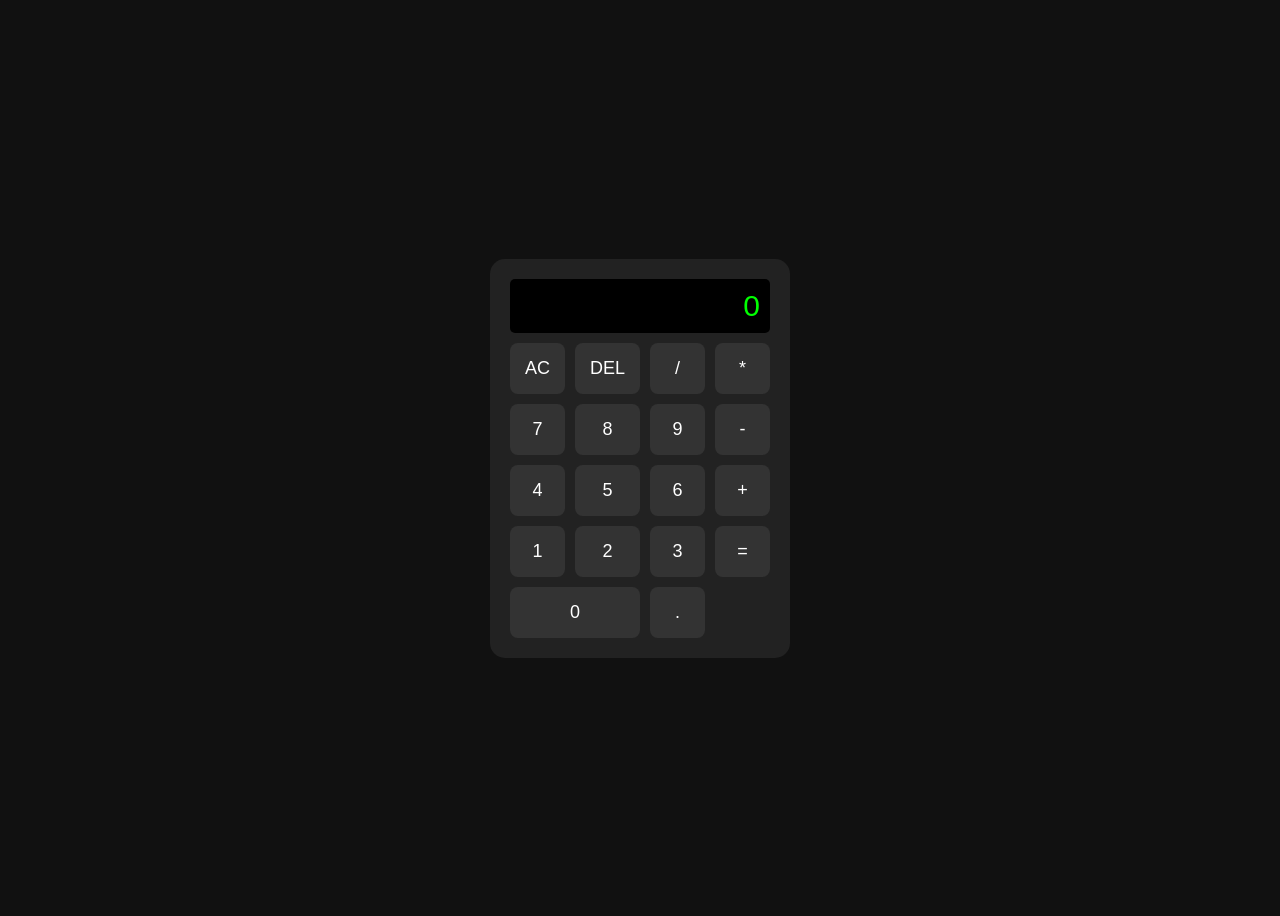
<file: CALCULADORA/index.html>
<!DOCTYPE html>
<html lang="pt-br">
<head>
<meta charset="UTF-8">
<title>Calculadora</title>

<link rel="stylesheet" href="style.css">
</head>
<body>

<div class="calculadora">
    <div id="visor">0</div> <!-- Número que aparece antes de fazer  -->

    <div class="botoes">
        <button onclick="limpar()">AC</button>
        <button onclick="apagar()">DEL</button>
        <button onclick="adicionar('/')">/</button>
        <button onclick="adicionar('*')">*</button>

        <button onclick="adicionar('7')">7</button>
        <button onclick="adicionar('8')">8</button>
        <button onclick="adicionar('9')">9</button>
        <button onclick="adicionar('-')">-</button>

        <button onclick="adicionar('4')">4</button>
        <button onclick="adicionar('5')">5</button>
        <button onclick="adicionar('6')">6</button>
        <button onclick="adicionar('+')">+</button>

        <button onclick="adicionar('1')">1</button>
        <button onclick="adicionar('2')">2</button>
        <button onclick="adicionar('3')">3</button>
        <button onclick="calcular()">=</button>

        <button onclick="adicionar('0')" class="zero">0</button>
        <button onclick="adicionar('.')">.</button>
    </div>
</div>

<script src="script.js"></script>
</body>
</html>
</file>
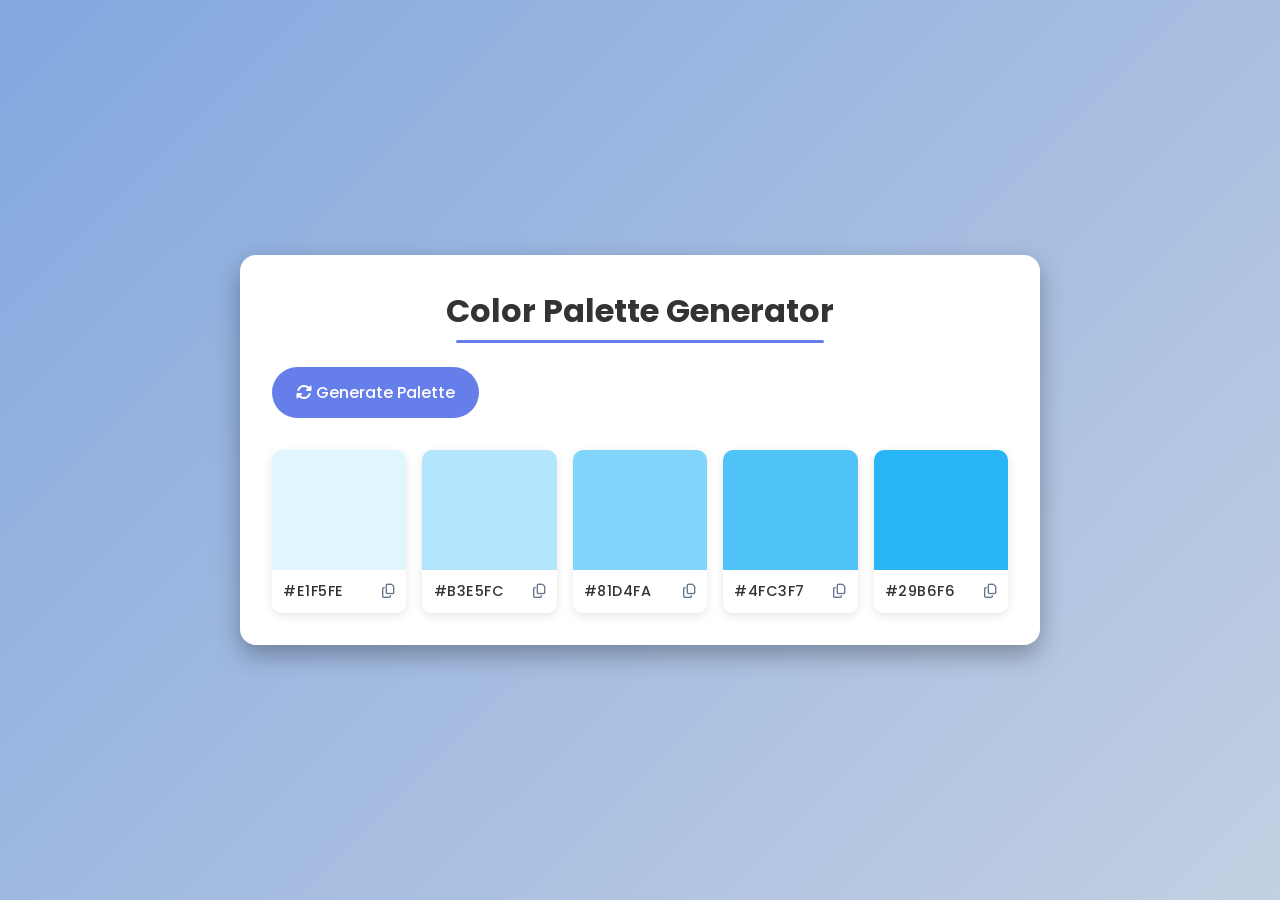
<file: COLOR_PALLETE/index.html>
<!DOCTYPE html>
<html lang="en">
  <head>
    <meta charset="UTF-8" />
    <meta name="viewport" content="width=device-width, initial-scale=1.0" />
    <title>Color Palette Generator</title>
    <link
      rel="stylesheet"
      href="https://cdnjs.cloudflare.com/ajax/libs/font-awesome/6.7.2/css/all.min.css"
      integrity="sha512-Evv84Mr4kqVGRNSgIGL/F/aIDqQb7xQ2vcrdIwxfjThSH8CSR7PBEakCr51Ck+w+/U6swU2Im1vVX0SVk9ABhg=="
      crossorigin="anonymous"
      referrerpolicy="no-referrer"
    />
    <link rel="stylesheet" href="style.css" />
  </head>
  <body>
    <div class="container">
      <h1>Color Palette Generator</h1>

      <button id="generate-btn">
        <i class="fas fa-sync-alt"></i>
        Generate Palette
      </button>

      <div class="palette-container">
        <!-- COLOR BOX 1 -->
        <div class="color-box">
          <div class="color" style="background-color: #e1f5fe"></div>
          <div class="color-info">
            <span class="hex-value">#E1F5FE</span>
            <i class="far fa-copy copy-btn" title="Copy to clipboard"></i>
          </div>
        </div>
        <!-- COLOR BOX 2 -->
        <div class="color-box">
          <div class="color" style="background-color: #b3e5fc"></div>
          <div class="color-info">
            <span class="hex-value">#B3E5FC</span>
            <i class="far fa-copy copy-btn" title="Copy to clipboard"></i>
          </div>
        </div>
        <!-- COLOR BOX 3 -->
        <div class="color-box">
          <div class="color" style="background-color: #81d4fa"></div>
          <div class="color-info">
            <span class="hex-value">#81D4FA</span>
            <i class="far fa-copy copy-btn" title="Copy to clipboard"></i>
          </div>
        </div>
        <!-- COLOR BOX 4 -->
        <div class="color-box">
          <div class="color" style="background-color: #4fc3f7"></div>
          <div class="color-info">
            <span class="hex-value">#4FC3F7</span>
            <i class="far fa-copy copy-btn" title="Copy to clipboard"></i>
          </div>
        </div>
        <!-- COLOR BOX 5 -->
        <div class="color-box">
          <div class="color" style="background-color: #29b6f6"></div>
          <div class="color-info">
            <span class="hex-value">#29B6F6</span>
            <i class="far fa-copy copy-btn" title="Copy to clipboard"></i>
          </div>
        </div>
      </div>
    </div>

    <script src="script.js"></script>
  </body>
</html>
</file>
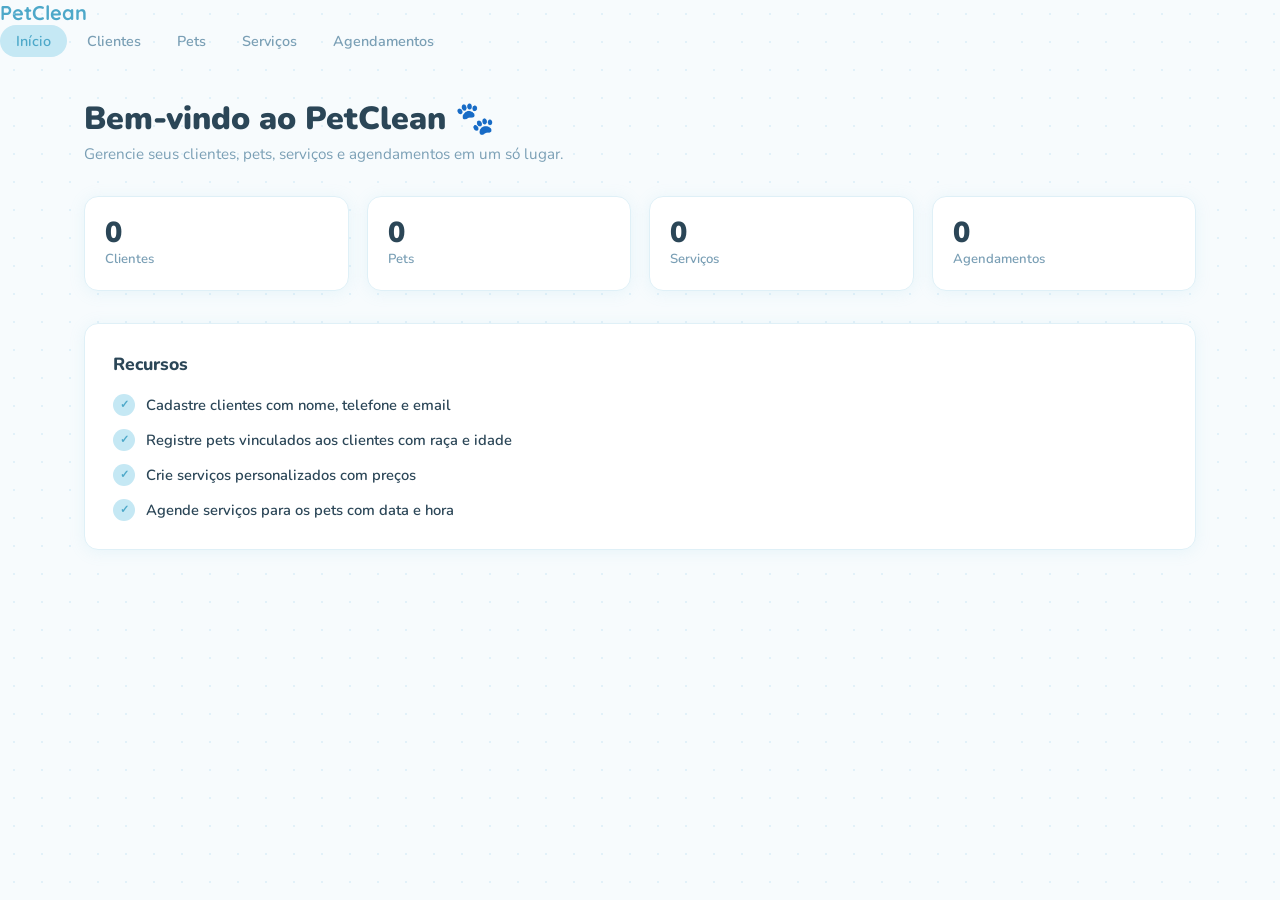
<file: PetClean/index.html>
<!DOCTYPE html>
<html lang="pt-BR">
<head>
  <meta charset="UTF-8" />
  <meta name="viewport" content="width=device-width, initial-scale=1.0" />
  <title>PetClean — PetShop</title>
  <link href="https://fonts.googleapis.com/css2?family=Nunito:wght@400;500;600;700;800;900&family=Quicksand:wght@400;500;600;700&display=swap" rel="stylesheet" />
  <link rel="stylesheet" href="style.css" />
</head>
<body>

<!-- ============================================================ NAVBAR -->
<div class="nav-brand">

 PetClean
</div>
  </div>
  <div class="nav-links">
    <a href="#" class="active" data-page="home">Início</a>
    <a href="#" data-page="clientes">Clientes</a>
    <a href="#" data-page="pets">Pets</a>
    <a href="#" data-page="servicos">Serviços</a>
    <a href="#" data-page="agendamentos">Agendamentos</a>
  </div>
</nav>

<!-- ============================================================ PAGE: HOME -->
<div id="page-home" class="page active">
  <div class="container">
    <div class="home-hero">
      <h1>Bem-vindo ao PetClean 🐾</h1>
      <p>Gerencie seus clientes, pets, serviços e agendamentos em um só lugar.</p>
    </div>
    <div class="stats-grid">
      <div class="stat-card">
        <div><div class="stat-num" id="cnt-clientes">0</div><div class="stat-label">Clientes</div></div>
      </div>
      <div class="stat-card">
        <div><div class="stat-num" id="cnt-pets">0</div><div class="stat-label">Pets</div></div>
      </div>
      <div class="stat-card">
        <div><div class="stat-num" id="cnt-servicos">0</div><div class="stat-label">Serviços</div></div>
      </div>
      <div class="stat-card">

        <div><div class="stat-num" id="cnt-agendamentos">0</div><div class="stat-label">Agendamentos</div></div>
      </div>
    </div>
    <div class="features-card">
      <h2>Recursos</h2>
      <ul class="features-list">
        <li><div class="check-icon">✓</div> Cadastre clientes com nome, telefone e email</li>
        <li><div class="check-icon">✓</div> Registre pets vinculados aos clientes com raça e idade</li>
        <li><div class="check-icon">✓</div> Crie serviços personalizados com preços</li>
        <li><div class="check-icon">✓</div> Agende serviços para os pets com data e hora</li>
      </ul>
    </div>
  </div>
</div>

<!-- ============================================================ PAGE: CLIENTES -->
<div id="page-clientes" class="page">
  <div class="container">
    <div class="page-header">
      <h1>Clientes</h1>
      <button class="btn btn-primary" id="btn-novo-cliente">+ Novo Cliente</button>
    </div>
    <div class="card table-card">
      <table>
        <thead><tr><th>Nome</th><th>Telefone</th><th>Email</th><th class="th-right">Ações</th></tr></thead>
        <tbody id="tbody-clientes">
          <tr><td class="td-empty" colspan="4">Nenhum cliente cadastrado. Clique em "Novo Cliente" para começar.</td></tr>
        </tbody>
      </table>
    </div>
  </div>
</div>

<!-- ============================================================ PAGE: PETS -->
<div id="page-pets" class="page">
  <div class="container">
    <div class="page-header">
      <h1>Pets</h1>
      <button class="btn btn-primary" id="btn-novo-pet">+ Novo Pet</button>
    </div>
    <div class="warn-banner" id="warn-pets">⚠️ Você precisa cadastrar pelo menos um cliente antes de adicionar pets.</div>
    <div class="card table-card">
      <table>
        <thead><tr><th>Nome</th><th>Raça</th><th>Idade</th><th>Dono</th><th class="th-right">Ações</th></tr></thead>
        <tbody id="tbody-pets">
          <tr><td class="td-empty" colspan="5">Nenhum pet cadastrado. Clique em "Novo Pet" para começar.</td></tr>
        </tbody>
      </table>
    </div>
  </div>
</div>

<!-- ============================================================ PAGE: SERVIÇOS -->
<div id="page-servicos" class="page">
  <div class="container">
    <div class="page-header">
      <h1>Serviços</h1>
      <button class="btn btn-primary" id="btn-novo-servico">+ Novo Serviço</button>
    </div>
    <div class="card table-card">
      <table>
        <thead><tr><th>Nome</th><th>Preço</th><th class="th-right">Ações</th></tr></thead>
        <tbody id="tbody-servicos">
          <tr><td class="td-empty" colspan="3">Nenhum serviço cadastrado. Clique em "Novo Serviço" para começar.</td></tr>
        </tbody>
      </table>
    </div>
  </div>
</div>

<!-- ============================================================ PAGE: AGENDAMENTOS -->
<div id="page-agendamentos" class="page">
  <div class="container">
    <div class="page-header">
      <h1>Agendamentos</h1>
      <button class="btn btn-primary" id="btn-novo-agend">+ Novo Agendamento</button>
    </div>
    <div class="warn-banner" id="warn-agend">⚠️ Você precisa ter pelo menos um pet e um serviço cadastrados antes de criar agendamentos.</div>
    <div class="card table-card">
      <table>
        <thead><tr><th>Data</th><th>Hora</th><th>Pet</th><th>Cliente</th><th>Serviço</th><th class="th-right">Ações</th></tr></thead>
        <tbody id="tbody-agendamentos">
          <tr><td class="td-empty" colspan="6">Nenhum agendamento cadastrado. Clique em "Novo Agendamento" para começar.</td></tr>
        </tbody>
      </table>
    </div>
  </div>
</div>

<!-- ============================================================ MODAL: CLIENTE -->
<div class="modal-overlay" id="modal-cliente">
  <div class="modal">
    <button class="modal-close" data-close="modal-cliente">✕</button>
    <h2 id="modal-cliente-title">Novo Cliente</h2>
    <input type="hidden" id="cliente-edit-id" />
    <div class="form-group"><label for="cliente-nome">Nome</label><input type="text" id="cliente-nome" placeholder="Ex: Maria Souza" /></div>
    <div class="form-group"><label for="cliente-tel">Telefone</label><input type="tel" id="cliente-tel" placeholder="(11) 99999-9999" /></div>
    <div class="form-group"><label for="cliente-email">Email</label><input type="email" id="cliente-email" placeholder="email@exemplo.com" /></div>
    <div class="modal-actions">
      <button class="btn btn-ghost" data-close="modal-cliente">Cancelar</button>
      <button class="btn btn-primary" id="btn-salvar-cliente">Salvar</button>
    </div>
  </div>
</div>

<!-- ============================================================ MODAL: PET -->
<div class="modal-overlay" id="modal-pet">
  <div class="modal">
    <button class="modal-close" data-close="modal-pet">✕</button>
    <h2 id="modal-pet-title">Novo Pet</h2>
    <input type="hidden" id="pet-edit-id" />
    <div class="form-group"><label for="pet-nome">Nome do Pet</label><input type="text" id="pet-nome" placeholder="Ex: Bolinha" /></div>
    <div class="form-group"><label for="pet-raca">Raça</label><input type="text" id="pet-raca" placeholder="Ex: Poodle" /></div>
    <div class="form-group"><label for="pet-idade">Idade (anos)</label><input type="number" id="pet-idade" placeholder="Ex: 3" min="0" /></div>
    <div class="form-group"><label for="pet-dono">Dono</label><select id="pet-dono"></select></div>
    <div class="modal-actions">
      <button class="btn btn-ghost" data-close="modal-pet">Cancelar</button>
      <button class="btn btn-primary" id="btn-salvar-pet">Salvar</button>
    </div>
  </div>
</div>

<!-- ============================================================ MODAL: SERVIÇO -->
<div class="modal-overlay" id="modal-servico">
  <div class="modal">
    <button class="modal-close" data-close="modal-servico">✕</button>
    <h2 id="modal-servico-title">Novo Serviço</h2>
    <input type="hidden" id="servico-edit-id" />
    <div class="form-group"><label for="servico-nome">Nome do Serviço</label><input type="text" id="servico-nome" placeholder="Ex: Banho e Tosa" /></div>
    <div class="form-group"><label for="servico-preco">Preço (R$)</label><input type="number" id="servico-preco" placeholder="Ex: 80.00" step="0.01" min="0" /></div>
    <div class="modal-actions">
      <button class="btn btn-ghost" data-close="modal-servico">Cancelar</button>
      <button class="btn btn-primary" id="btn-salvar-servico">Salvar</button>
    </div>
  </div>
</div>

<!-- ============================================================ MODAL: AGENDAMENTO -->
<div class="modal-overlay" id="modal-agendamento">
  <div class="modal">
    <button class="modal-close" data-close="modal-agendamento">✕</button>
    <h2 id="modal-agend-title">Novo Agendamento</h2>
    <input type="hidden" id="agend-edit-id" />
    <div class="form-group"><label for="agend-data">Data</label><input type="date" id="agend-data" /></div>
    <div class="form-group"><label for="agend-hora">Hora</label><input type="time" id="agend-hora" /></div>
    <div class="form-group"><label for="agend-pet">Pet</label><select id="agend-pet"></select></div>
    <div class="form-group"><label for="agend-servico">Serviço</label><select id="agend-servico"></select></div>
    <div class="modal-actions">
      <button class="btn btn-ghost" data-close="modal-agendamento">Cancelar</button>
      <button class="btn btn-primary" id="btn-salvar-agend">Salvar</button>
    </div>
  </div>
</div>

<script src="app.js"></script>
</body>
</html>
</file>
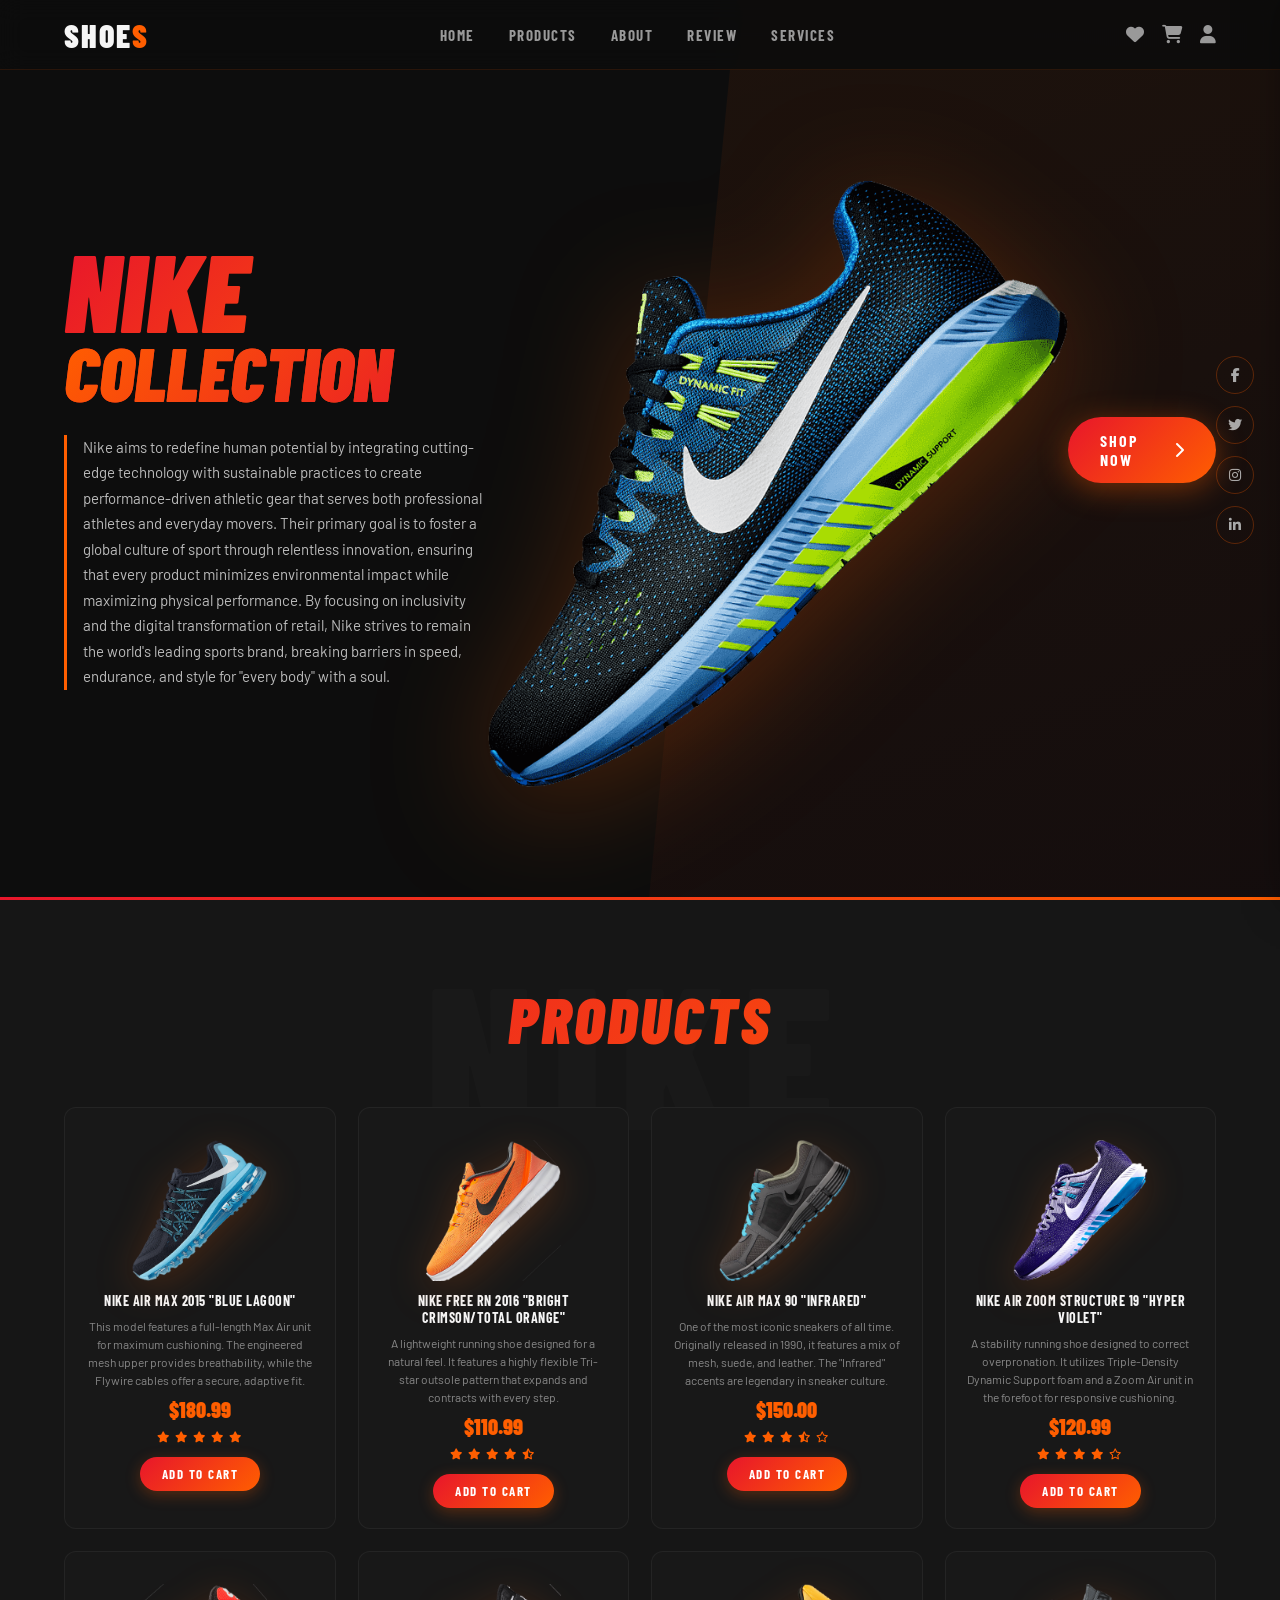
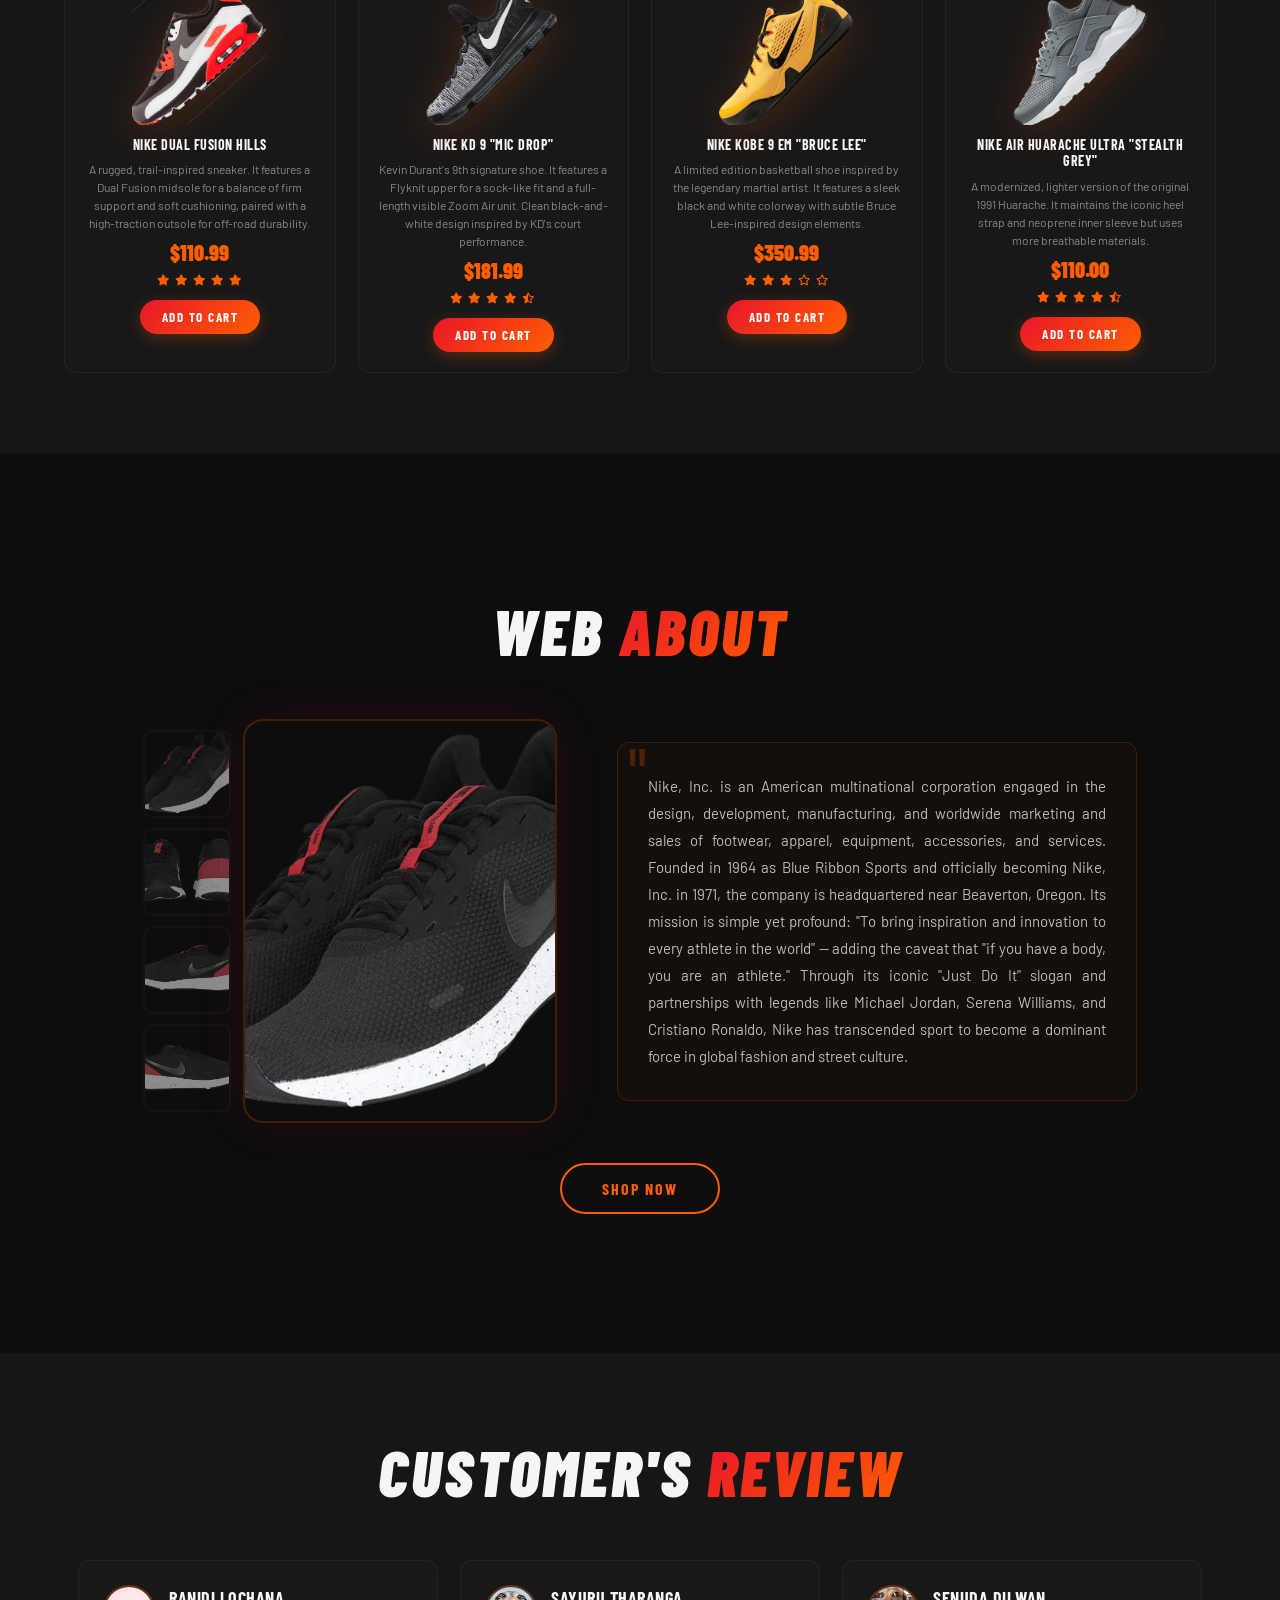
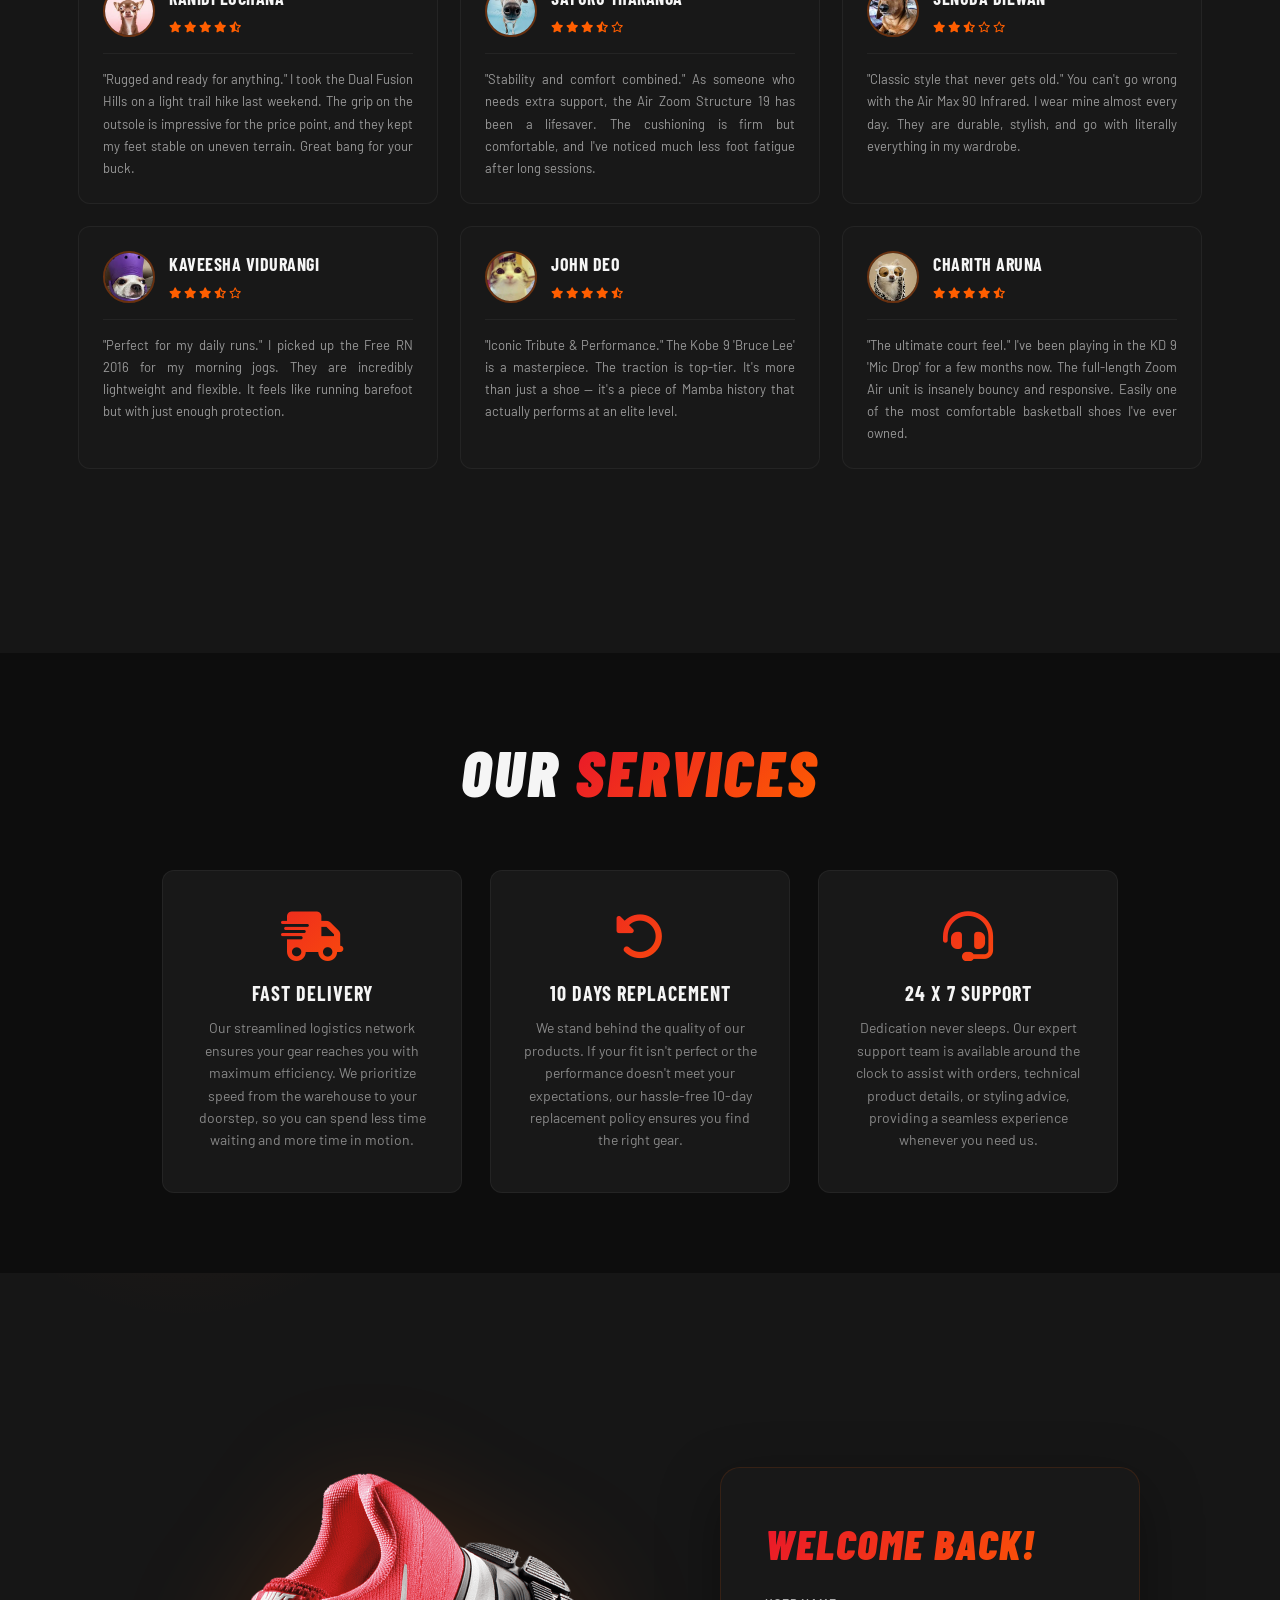
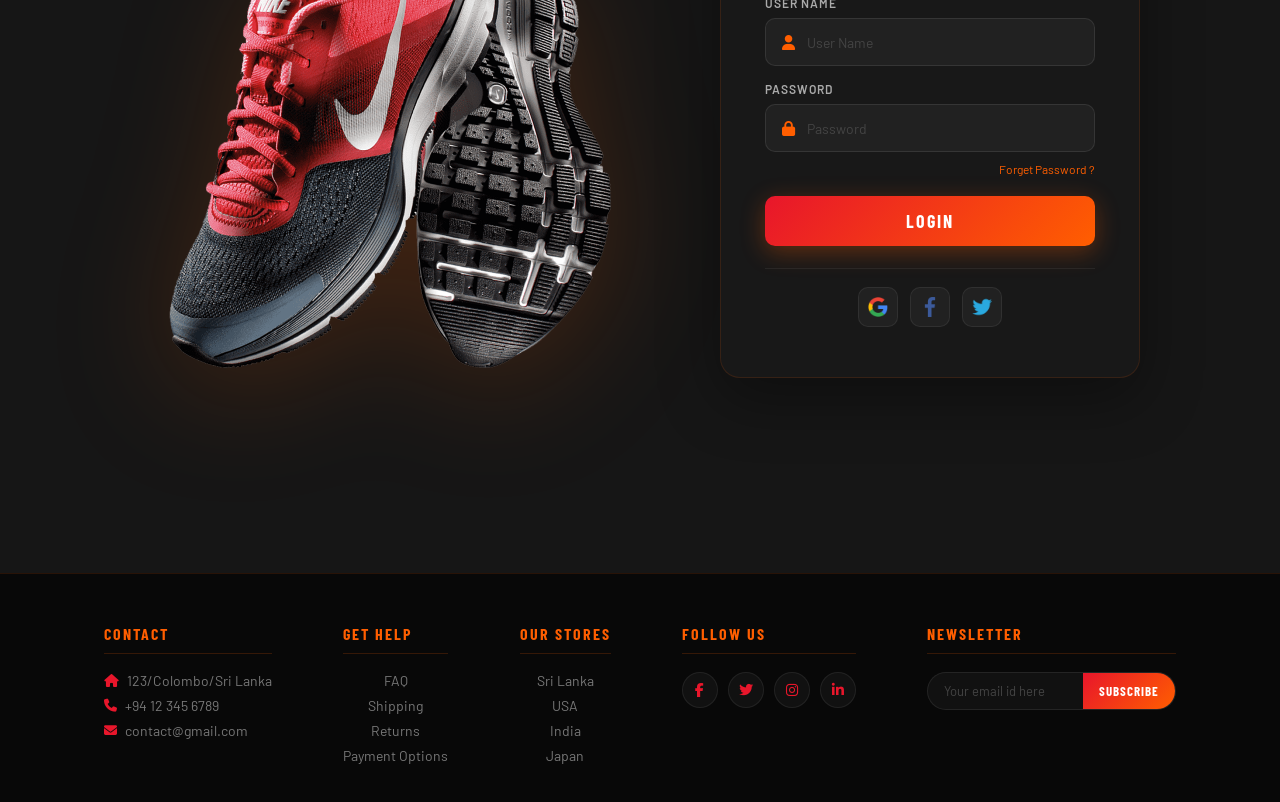
<file: SHOES WEBSITE/index.html>
<!DOCTYPE html>
<html lang="en">
<head>
    <meta charset="UTF-8">
    <meta http-equiv="X-UA-Compatible" content="IE=edge">
    <meta name="viewport" content="width=device-width, initial-scale=1.0">
    <title>Nike - Just Do It</title>
    <link rel="stylesheet" href="style.css">
    <link rel="shortcut icon" href="image/logo.png">
    <link rel="stylesheet" href="https://cdnjs.cloudflare.com/ajax/libs/font-awesome/6.1.1/css/all.min.css" integrity="sha512-KfkfwYDsLkIlwQp6LFnl8zNdLGxu9YAA1QvwINks4PhcElQSvqcyVLLD9aMhXd13uQjoXtEKNosOWaZqXgel0g==" crossorigin="anonymous" referrerpolicy="no-referrer" />
</head>
<body>

    <section>
        <nav>
            <div class="logo">
                <h1>Shoe<span>s</span></h1>
            </div>

            <ul>
                <li><a href="#Home">Home</a></li>
                <li><a href="#Products">Products</a></li>
                <li><a href="#About">About</a></li>
                <li><a href="#Review">Review</a></li>
                <li><a href="#Services">Services</a></li>
            </ul>

            <div class="icons">
                <i class="fa-solid fa-heart"></i>
                <i class="fa-solid fa-cart-shopping"></i>
                <i class="fa-solid fa-user"></i>
            </div>
        </nav>

        <div class="main" id="Home">
            <div class="main_content">
                <div class="main_text">
                    <h1>NIKE<br><span>Collection</span></h1>
                    <p>
                        Nike aims to redefine human potential by integrating cutting-edge technology with sustainable
                        practices to create performance-driven athletic gear that serves both professional athletes and
                        everyday movers. Their primary goal is to foster a global culture of sport through relentless
                        innovation, ensuring that every product minimizes environmental impact while maximizing physical
                        performance. By focusing on inclusivity and the digital transformation of retail, Nike strives
                        to remain the world's leading sports brand, breaking barriers in speed, endurance, and style
                        for "every body" with a soul.
                    </p>
                </div>
                <div class="main_image">
                    <img src="image/main image.png">
                </div>
            </div>
            <div class="social_icon">
                <i class="fa-brands fa-facebook-f"></i>
                <i class="fa-brands fa-twitter"></i>
                <i class="fa-brands fa-instagram"></i>
                <i class="fa-brands fa-linkedin-in"></i>
            </div>
            <div class="button">
                <a href="#">SHOP NOW</a>
                <i class="fa-solid fa-chevron-right"></i>
            </div>
        </div>
    </section>


    <!-- Products -->

    <div class="products" id="Products">
        <h1 class="reveal">Products</h1>

        <div class="box">

            <div class="card reveal">
                <div class="small_card">
                    <i class="fa-solid fa-heart"></i>
                    <i class="fa-solid fa-share"></i>
                </div>
                <div class="pdr1">
                    <img src="image/Blue_Lagoon.png">
                </div>
                <div class="Blue_Lagoon_text">
                    <h2>Nike Air Max 2015 "Blue Lagoon"</h2>
                    <p>This model features a full-length Max Air unit for maximum cushioning. The engineered mesh upper provides breathability, while the Flywire cables offer a secure, adaptive fit.</p>
                    <h3>$180.99</h3>
                    <div class="products_star">
                        <i class="fa-solid fa-star"></i>
                        <i class="fa-solid fa-star"></i>
                        <i class="fa-solid fa-star"></i>
                        <i class="fa-solid fa-star"></i>
                        <i class="fa-solid fa-star"></i>
                    </div>
                    <a href="#" class="btn_add">Add To Cart</a>
                </div>
            </div>

            <div class="card reveal">
                <div class="small_card">
                    <i class="fa-solid fa-heart"></i>
                    <i class="fa-solid fa-share"></i>
                </div>
                <div class="pdr2">
                    <img src="image/Bright CrimsonTotal Orange.png">
                </div>
                <div class="orange_text">
                    <h2>Nike Free RN 2016 "Bright Crimson/Total Orange"</h2>
                    <p>A lightweight running shoe designed for a natural feel. It features a highly flexible Tri-star outsole pattern that expands and contracts with every step.</p>
                    <h3>$110.99</h3>
                    <div class="products_star">
                        <i class="fa-solid fa-star"></i>
                        <i class="fa-solid fa-star"></i>
                        <i class="fa-solid fa-star"></i>
                        <i class="fa-solid fa-star"></i>
                        <i class="fa-solid fa-star-half-stroke"></i>
                    </div>
                    <a href="#" class="btn_add">Add To Cart</a>
                </div>
            </div>

            <div class="card reveal">
                <div class="small_card">
                    <i class="fa-solid fa-heart"></i>
                    <i class="fa-solid fa-share"></i>
                </div>
                <div class="pdr3">
                    <img src="image/Infrared.png">
                </div>
                <div class="infrared_text">
                    <h2>Nike Air Max 90 "Infrared"</h2>
                    <p>One of the most iconic sneakers of all time. Originally released in 1990, it features a mix of mesh, suede, and leather. The "Infrared" accents are legendary in sneaker culture.</p>
                    <h3>$150.00</h3>
                    <div class="products_star">
                        <i class="fa-solid fa-star"></i>
                        <i class="fa-solid fa-star"></i>
                        <i class="fa-solid fa-star"></i>
                        <i class="fa-solid fa-star-half-stroke"></i>
                        <i class="fa-regular fa-star"></i>
                    </div>
                    <a href="#" class="btn_add">Add To Cart</a>
                </div>
            </div>

            <div class="card reveal">
                <div class="small_card">
                    <i class="fa-solid fa-heart"></i>
                    <i class="fa-solid fa-share"></i>
                </div>
                <div class="pdr4">
                    <img src="image/hyper violet.png">
                </div>
                <div class="hyper_violet_text">
                    <h2>Nike Air Zoom Structure 19 "Hyper Violet"</h2>
                    <p>A stability running shoe designed to correct overpronation. It utilizes Triple-Density Dynamic Support foam and a Zoom Air unit in the forefoot for responsive cushioning.</p>
                    <h3>$120.99</h3>
                    <div class="products_star">
                        <i class="fa-solid fa-star"></i>
                        <i class="fa-solid fa-star"></i>
                        <i class="fa-solid fa-star"></i>
                        <i class="fa-solid fa-star"></i>
                        <i class="fa-regular fa-star"></i>
                    </div>
                    <a href="#" class="btn_add">Add To Cart</a>
                </div>
            </div>

            <div class="card reveal">
                <div class="small_card">
                    <i class="fa-solid fa-heart"></i>
                    <i class="fa-solid fa-share"></i>
                </div>
                <div class="pdr5">
                    <img src="image/hills.png">
                </div>
                <div class="hills_text">
                    <h2>Nike Dual Fusion Hills</h2>
                    <p>A rugged, trail-inspired sneaker. It features a Dual Fusion midsole for a balance of firm support and soft cushioning, paired with a high-traction outsole for off-road durability.</p>
                    <h3>$110.99</h3>
                    <div class="products_star">
                        <i class="fa-solid fa-star"></i>
                        <i class="fa-solid fa-star"></i>
                        <i class="fa-solid fa-star"></i>
                        <i class="fa-solid fa-star"></i>
                        <i class="fa-solid fa-star"></i>
                    </div>
                    <a href="#" class="btn_add">Add To Cart</a>
                </div>
            </div>

            <div class="card reveal">
                <div class="small_card">
                    <i class="fa-solid fa-heart"></i>
                    <i class="fa-solid fa-share"></i>
                </div>
                <div class="pdr6">
                    <img src="image/mic_drop.png">
                </div>
                <div class="mic_drop_text">
                    <h2>Nike KD 9 "Mic Drop"</h2>
                    <p>Kevin Durant's 9th signature shoe. It features a Flyknit upper for a sock-like fit and a full-length visible Zoom Air unit. Clean black-and-white design inspired by KD's court performance.</p>
                    <h3>$181.99</h3>
                    <div class="products_star">
                        <i class="fa-solid fa-star"></i>
                        <i class="fa-solid fa-star"></i>
                        <i class="fa-solid fa-star"></i>
                        <i class="fa-solid fa-star"></i>
                        <i class="fa-regular fa-star-half-stroke"></i>
                    </div>
                    <a href="#" class="btn_add">Add To Cart</a>
                </div>
            </div>

            <div class="card reveal">
                <div class="small_card">
                    <i class="fa-solid fa-heart"></i>
                    <i class="fa-solid fa-share"></i>
                </div>
                <div class="pdr7">
                    <img src="image/Nike Kobe 9.png">
                </div>
                <div class="bruce_lee_text">
                    <h2>Nike Kobe 9 EM "Bruce Lee"</h2>
                    <p>A limited edition basketball shoe inspired by the legendary martial artist. It features a sleek black and white colorway with subtle Bruce Lee-inspired design elements.</p>
                    <h3>$350.99</h3>
                    <div class="products_star">
                        <i class="fa-solid fa-star"></i>
                        <i class="fa-solid fa-star"></i>
                        <i class="fa-solid fa-star"></i>
                        <i class="fa-regular fa-star"></i>
                        <i class="fa-regular fa-star"></i>
                    </div>
                    <a href="#" class="btn_add">Add To Cart</a>
                </div>
            </div>

            <div class="card reveal">
                <div class="small_card">
                    <i class="fa-solid fa-heart"></i>
                    <i class="fa-solid fa-share"></i>
                </div>
                <div class="pdr8">
                    <img src="image/Stealth Grey.png">
                </div>
                <div class="stealth_grey_text">
                    <h2>Nike Air Huarache Ultra "Stealth Grey"</h2>
                    <p>A modernized, lighter version of the original 1991 Huarache. It maintains the iconic heel strap and neoprene inner sleeve but uses more breathable materials.</p>
                    <h3>$110.00</h3>
                    <div class="products_star">
                        <i class="fa-solid fa-star"></i>
                        <i class="fa-solid fa-star"></i>
                        <i class="fa-solid fa-star"></i>
                        <i class="fa-solid fa-star"></i>
                        <i class="fa-regular fa-star-half-stroke"></i>
                    </div>
                    <a href="#" class="btn_add">Add To Cart</a>
                </div>
            </div>

        </div>
    </div>


    <!-- About -->

    <div class="about" id="About">

        <h1 class="reveal">Web<span>About</span></h1>

        <div class="about_main">
            <div class="about_image reveal">
                <div class="about_small_image">
                    <img src="image/red_shoes1.png" onclick="functio(this)">
                    <img src="image/red_shoes2.png" onclick="functio(this)">
                    <img src="image/red_shoes3.png" onclick="functio(this)">
                    <img src="image/red_shoes4.png" onclick="functio(this)">
                </div>
                <div class="image_contaner">
                    <img src="image/red_shoes1.png" id="imagebox">
                </div>
            </div>

            <div class="about_text reveal">
                <p>
                    Nike, Inc. is an American multinational corporation engaged in the design, development,
                    manufacturing, and worldwide marketing and sales of footwear, apparel, equipment, accessories,
                    and services. Founded in 1964 as Blue Ribbon Sports and officially becoming Nike, Inc. in 1971,
                    the company is headquartered near Beaverton, Oregon. Its mission is simple yet profound:
                    "To bring inspiration and innovation to every athlete in the world" — adding the caveat that
                    "if you have a body, you are an athlete." Through its iconic "Just Do It" slogan and
                    partnerships with legends like Michael Jordan, Serena Williams, and Cristiano Ronaldo, Nike
                    has transcended sport to become a dominant force in global fashion and street culture.
                </p>
            </div>
        </div>

        <a href="#" class="about_btn reveal">Shop Now</a>

    </div>


    <!-- Review -->

    <div class="review" id="Review">
        <h1 class="reveal">Customer's<span>review</span></h1>

        <div class="review_box">

            <div class="review_card reveal">
                <div class="card_top">
                    <div class="profile">
                        <div class="profile_image"><img src="image/girl_dp1.jpg"></div>
                        <div class="name">
                            <strong>Ranidi Lochana</strong>
                            <div class="like">
                                <i class="fa-solid fa-star"></i>
                                <i class="fa-solid fa-star"></i>
                                <i class="fa-solid fa-star"></i>
                                <i class="fa-solid fa-star"></i>
                                <i class="fa-solid fa-star-half-stroke"></i>
                            </div>
                        </div>
                    </div>
                </div>
                <div class="comment">
                    <p>"Rugged and ready for anything." I took the Dual Fusion Hills on a light trail hike last weekend. The grip on the outsole is impressive for the price point, and they kept my feet stable on uneven terrain. Great bang for your buck.</p>
                </div>
            </div>

            <div class="review_card reveal">
                <div class="card_top">
                    <div class="profile">
                        <div class="profile_image"><img src="image/man_dp1.jpg"></div>
                        <div class="name">
                            <strong>Sayuru Tharanga</strong>
                            <div class="like">
                                <i class="fa-solid fa-star"></i>
                                <i class="fa-solid fa-star"></i>
                                <i class="fa-solid fa-star"></i>
                                <i class="fa-solid fa-star-half-stroke"></i>
                                <i class="fa-regular fa-star"></i>
                            </div>
                        </div>
                    </div>
                </div>
                <div class="comment">
                    <p>"Stability and comfort combined." As someone who needs extra support, the Air Zoom Structure 19 has been a lifesaver. The cushioning is firm but comfortable, and I've noticed much less foot fatigue after long sessions.</p>
                </div>
            </div>

            <div class="review_card reveal">
                <div class="card_top">
                    <div class="profile">
                        <div class="profile_image"><img src="image/man_dp2.jpg"></div>
                        <div class="name">
                            <strong>Senuda Dilwan</strong>
                            <div class="like">
                                <i class="fa-solid fa-star"></i>
                                <i class="fa-solid fa-star"></i>
                                <i class="fa-solid fa-star-half-stroke"></i>
                                <i class="fa-regular fa-star"></i>
                                <i class="fa-regular fa-star"></i>
                            </div>
                        </div>
                    </div>
                </div>
                <div class="comment">
                    <p>"Classic style that never gets old." You can't go wrong with the Air Max 90 Infrared. I wear mine almost every day. They are durable, stylish, and go with literally everything in my wardrobe.</p>
                </div>
            </div>

        </div>

        <div class="review_box">

            <div class="review_card reveal">
                <div class="card_top">
                    <div class="profile">
                        <div class="profile_image"><img src="image/girl_dp3.jpg"></div>
                        <div class="name">
                            <strong>Kaveesha Vidurangi</strong>
                            <div class="like">
                                <i class="fa-solid fa-star"></i>
                                <i class="fa-solid fa-star"></i>
                                <i class="fa-solid fa-star"></i>
                                <i class="fa-solid fa-star-half-stroke"></i>
                                <i class="fa-regular fa-star"></i>
                            </div>
                        </div>
                    </div>
                </div>
                <div class="comment">
                    <p>"Perfect for my daily runs." I picked up the Free RN 2016 for my morning jogs. They are incredibly lightweight and flexible. It feels like running barefoot but with just enough protection.</p>
                </div>
            </div>

            <div class="review_card reveal">
                <div class="card_top">
                    <div class="profile">
                        <div class="profile_image"><img src="image/girl_dp2.jpg"></div>
                        <div class="name">
                            <strong>John Deo</strong>
                            <div class="like">
                                <i class="fa-solid fa-star"></i>
                                <i class="fa-solid fa-star"></i>
                                <i class="fa-solid fa-star"></i>
                                <i class="fa-solid fa-star"></i>
                                <i class="fa-solid fa-star-half-stroke"></i>
                            </div>
                        </div>
                    </div>
                </div>
                <div class="comment">
                    <p>"Iconic Tribute & Performance." The Kobe 9 'Bruce Lee' is a masterpiece. The traction is top-tier. It's more than just a shoe — it's a piece of Mamba history that actually performs at an elite level.</p>
                </div>
            </div>

            <div class="review_card reveal">
                <div class="card_top">
                    <div class="profile">
                        <div class="profile_image"><img src="image/man_dp3.jpg"></div>
                        <div class="name">
                            <strong>Charith Aruna</strong>
                            <div class="like">
                                <i class="fa-solid fa-star"></i>
                                <i class="fa-solid fa-star"></i>
                                <i class="fa-solid fa-star"></i>
                                <i class="fa-solid fa-star"></i>
                                <i class="fa-solid fa-star-half-stroke"></i>
                            </div>
                        </div>
                    </div>
                </div>
                <div class="comment">
                    <p>"The ultimate court feel." I've been playing in the KD 9 'Mic Drop' for a few months now. The full-length Zoom Air unit is insanely bouncy and responsive. Easily one of the most comfortable basketball shoes I've ever owned.</p>
                </div>
            </div>

        </div>
    </div>


    <!-- Services -->

    <div class="services" id="Servises">
        <h1 class="reveal">our<span>services</span></h1>

        <div class="services_cards">

            <div class="services_box reveal">
                <i class="fa-solid fa-truck-fast"></i>
                <h3>Fast Delivery</h3>
                <p>Our streamlined logistics network ensures your gear reaches you with maximum efficiency. We prioritize speed from the warehouse to your doorstep, so you can spend less time waiting and more time in motion.</p>
            </div>

            <div class="services_box reveal">
                <i class="fa-solid fa-rotate-left"></i>
                <h3>10 Days Replacement</h3>
                <p>We stand behind the quality of our products. If your fit isn't perfect or the performance doesn't meet your expectations, our hassle-free 10-day replacement policy ensures you find the right gear.</p>
            </div>

            <div class="services_box reveal">
                <i class="fa-solid fa-headset"></i>
                <h3>24 x 7 Support</h3>
                <p>Dedication never sleeps. Our expert support team is available around the clock to assist with orders, technical product details, or styling advice, providing a seamless experience whenever you need us.</p>
            </div>

        </div>
    </div>


    <!-- Login Form -->

    <div class="login_form">
        <div class="left reveal">
            <img src="image/logshoes.png">
        </div>

        <div class="right reveal">
            <h1>Welcome Back!</h1>

            <form action="#" method="post">
                <p>User Name</p>
                <div class="user">
                    <i class="fa-solid fa-user"></i>
                    <input type="text" name="user" placeholder="User Name" class="username">
                </div>

                <p class="passworg_tag">Password</p>
                <div class="password">
                    <i class="fa-solid fa-lock"></i>
                    <input type="text" name="password" placeholder="Password">
                </div>

                <p class="forget">Forget Password ?</p>

                <button type="submit">Login</button>

                <div class="loging_icon">
                    <a href="#"><img src="image/google.png"></a>
                    <a href="#"><img src="image/facebook.png"></a>
                    <a href="#"><img src="image/twitter.png"></a>
                </div>
            </form>
        </div>
    </div>


    <!-- Footer -->

    <footer>
        <div class="footer_main">

            <div class="tag">
                <h1>Contact</h1>
                <a href="#"><i class="fa-solid fa-house"></i>123/Colombo/Sri Lanka</a>
                <a href="#"><i class="fa-solid fa-phone"></i>+94 12 345 6789</a>
                <a href="#"><i class="fa-solid fa-envelope"></i>contact@gmail.com</a>
            </div>

            <div class="tag">
                <h1>Get Help</h1>
                <a href="#" class="center">FAQ</a>
                <a href="#" class="center">Shipping</a>
                <a href="#" class="center">Returns</a>
                <a href="#" class="center">Payment Options</a>
            </div>

            <div class="tag">
                <h1>Our Stores</h1>
                <a href="#" class="center">Sri Lanka</a>
                <a href="#" class="center">USA</a>
                <a href="#" class="center">India</a>
                <a href="#" class="center">Japan</a>
            </div>

            <div class="tag">
                <h1>Follow Us</h1>
                <div class="social_link">
                    <a href="#"><i class="fa-brands fa-facebook-f"></i></a>
                    <a href="#"><i class="fa-brands fa-twitter"></i></a>
                    <a href="#"><i class="fa-brands fa-instagram"></i></a>
                    <a href="#"><i class="fa-brands fa-linkedin-in"></i></a>
                </div>
            </div>

            <div class="tag">
                <h1>Newsletter</h1>
                <div class="search_bar">
                    <input type="text" placeholder="Your email id here">
                    <button type="submit">Subscribe</button>
                </div>
            </div>

        </div>
    </footer>

    <script src="script.js"></script>

</body>
</html>
</file>
<file: CALCULADORA/style.css>
body {
    display: flex;
    justify-content: center;
    align-items: center;
    height: 100vh;
    background: #111;
    font-family: Arial;
}

.calculadora {
    background: #222;
    padding: 20px;
    border-radius: 15px;
    width: 260px;
}

#visor {
    background: black;
    color: #0f0;
    font-size: 30px;
    text-align: right;
    padding: 10px;
    margin-bottom: 10px;
    border-radius: 5px;
    overflow-x: auto;
}

.botoes {
    display: grid;
    grid-template-columns: repeat(4, 1fr);
    gap: 10px;
}

button {
    padding: 15px;
    font-size: 18px;
    border: none;
    border-radius: 8px;
    background: #333;
    color: white;
    cursor: pointer;
}

button:hover {
    background: #555;
}

.zero {
    grid-column: span 2;
}
</file>
<file: COLOR_PALLETE/style.css>
/* Basic Reset */
@import url(https://fonts.googleapis.com/css?family=Poppins:100,100italic,200,200italic,300,300italic,regular,italic,500,500italic,600,600italic,700,700italic,800,800italic,900,900italic);

* {
  margin: 0;
  padding: 0;
  box-sizing: border-box;
  font-family: "Poppins", sans-serif;
}

body {
  background: linear-gradient(135deg, #83a8df, #c3cfe2);
  min-height: 100vh;
  display: flex;
  align-items: center;
  justify-content: center;
  padding: 20px;
}

.container {
  background-color: #fff;
  border-radius: 1rem;
  padding: 2rem;
  width: 100%;
  max-width: 800px;
  box-shadow: 0 10px 25px rgba(0, 0, 0, 0.3);
}

h1 {
  text-align: center;
  margin-bottom: 1.5rem;
  color: #333;
  position: relative;
  padding-bottom: 0.5rem;
}

h1::after {
  content: "";
  position: absolute;
  bottom: 0;
  left: 50%;
  transform: translateX(-50%);
  width: 50%;
  height: 3px;
  background-color: #667eea;
  border-radius: 2px;
}

#generate-btn {
  background: #667eea;
  color: white;
  border: none;
  padding: 0.8rem 1.5rem;
  border-radius: 50px;
  cursor: pointer;
  font-weight: 500;
  margin-bottom: 2rem;
  font-size: 1rem;
}

#generate-btn:hover {
  transform: translateY(-2px);
  box-shadow: 0 6px 10px rgba(102, 126, 234, 0.3);
}

#generate-btn:active {
  transform: translateY(0);
}

.palette-container {
  display: grid;
  gap: 1rem;
  grid-template-columns: repeat(auto-fit, minmax(130px, 1fr));
}

.color-box {
  border-radius: 10px;
  overflow: hidden;
  box-shadow: 0 3px 10px rgba(0, 0, 0, 0.1);
  transition: transform 0.2s;
}

.color-box:hover {
  transform: translateY(-5px);
}

.color {
  height: 120px;
  cursor: pointer;
}

.color-info {
  background-color: #fff;
  padding: 0.7rem;
  display: flex;
  align-items: center;
  justify-content: space-between;
  font-size: 0.9rem;
}

.hex-value {
  color: #333;  
  font-weight: 500;
  letter-spacing: 0.5px;
}

.copy-btn {
  cursor: pointer;
  color: #64748b;
  transition: color 0.2s;
}

.copy-btn:hover {
  color: #667eea;
}

@media (max-width: 768px) {
  .palette-container {
    grid-template-columns: repeat(auto-fit, minmax(100px, 1fr));
  }
}
</file>
<file: PetClean/style.css>
/* ==========================================================================
   1. VARIÁVEIS
========================================================================== */
:root {
  --blue:        #7EC8E3;
  --blue-light:  #C5E8F4;
  --blue-dark:   #4DA8C9;
  --pink:        #F5A7BB;
  --pink-light:  #FDDCE5;
  --pink-dark:   #E87898;
  --bg:          #F7FBFD;
  --surface:     #FFFFFF;
  --border:      #DFF0F7;
  --text:        #2B4657;
  --text-muted:  #7A9FB5;
  --red:         #EF6B7B;
  --warn-bg:     #FFF8E6;
  --warn-text:   #B07D1A;
  --warn-border: #F5D87A;
  --shadow:      0 2px 16px rgba(126,200,227,0.13);
  --shadow-md:   0 4px 32px rgba(126,200,227,0.18);
  --radius:      14px;
  --radius-sm:   8px;
}

/* ==========================================================================
   2. RESET & BASE
========================================================================== */
*, *::before, *::after { box-sizing: border-box; margin: 0; padding: 0; }
body { font-family: 'Nunito', sans-serif; background: var(--bg); color: var(--text); min-height: 100vh; }
a      { text-decoration: none; color: inherit; }
button { cursor: pointer; font-family: inherit; }

body::before {
  content: '';
  position: fixed; inset: 0;
  background-image: radial-gradient(circle, #B9DFF0 1px, transparent 1px);
  background-size: 28px 28px;
  opacity: .35;
  pointer-events: none;
  z-index: 0;
}
.logo{
  width:30px;
  height:30px;
  object-fit:contain;
  margin-right:8px;
}
/* ==========================================================================
   3. NAVBAR
========================================================================== */
nav {
  position: sticky; top: 0; z-index: 100;
  display: flex; align-items: center; justify-content: space-between;
  height: 64px; padding: 0 40px;
  background: rgba(255,255,255,0.88);
  border-bottom: 1.5px solid var(--border);
  box-shadow: 0 2px 12px rgba(126,200,227,0.09);
}
.nav-brand {
  display: flex; align-items: center; gap: 10px;
  font-family: 'Quicksand', sans-serif;
  font-weight: 700; font-size: 1.25rem; color: var(--blue-dark);
}
.nav-links { display: flex; align-items: center; gap: 4px; }
.nav-links a {
  padding: 6px 16px; border-radius: 20px;
  font-weight: 600; font-size: .9rem; color: var(--text-muted);
  transition: background .18s, color .18s;
}
.nav-links a:hover,
.nav-links a.active { background: var(--blue-light); color: var(--blue-dark); }

/* ==========================================================================
   4. PÁGINAS E LAYOUT
========================================================================== */
.page        { display: none; position: relative; z-index: 1; }
.page.active { display: block; }
.container   { max-width: 1160px; margin: 0 auto; padding: 40px 24px; }
.page-header {
  display: flex; align-items: center; justify-content: space-between;
  margin-bottom: 28px;
}
.page-header h1 { font-size: 1.7rem; font-weight: 900; }
.th-right { text-align: right; }

/* ==========================================================================
   5. BOTÕES
========================================================================== */
.btn {
  display: inline-flex; align-items: center; gap: 7px;
  padding: 9px 22px; border: none; border-radius: 24px;
  font-weight: 700; font-size: .88rem;
  transition: transform .13s, box-shadow .13s;
}
.btn:active { transform: scale(.97); }
.btn-primary {
  background: linear-gradient(135deg, var(--blue-dark), var(--blue));
  color: #fff;
  box-shadow: 0 4px 14px rgba(77,168,201,0.3);
}
.btn-primary:hover { transform: translateY(-1px); box-shadow: 0 6px 20px rgba(77,168,201,0.38); }
.btn-ghost {
  background: var(--surface);
  border: 1.5px solid var(--border);
  color: var(--text-muted);
}
.btn-ghost:hover { background: var(--blue-light); color: var(--blue-dark); border-color: var(--blue); }
.btn-disabled { background: #cde3ee; color: #fff; pointer-events: none; }

.actions-cell { display: flex; align-items: center; justify-content: flex-end; gap: 6px; }
.icon-btn {
  width: 34px; height: 34px;
  display: flex; align-items: center; justify-content: center;
  border: 1.5px solid var(--border); border-radius: 9px;
  background: var(--surface); font-size: .9rem;
  transition: background .14s, border-color .14s, transform .13s;
}
.icon-btn:hover      { transform: scale(1.08); }
.icon-btn.edit:hover { background: var(--blue-light); border-color: var(--blue); }
.icon-btn.del:hover  { background: #FDEAEA; border-color: var(--red); }

/* ==========================================================================
   6. CARD GENÉRICO
========================================================================== */
.card {
  background: var(--surface);
  border: 1.5px solid var(--border);
  border-radius: var(--radius);
  box-shadow: var(--shadow);
}

/* ==========================================================================
   7. HOME — hero, stats, recursos
========================================================================== */
.home-hero { margin-bottom: 32px; animation: fadeUp .5s ease both; }
.home-hero h1 { font-size: 2rem; font-weight: 900; margin-bottom: 4px; }
.home-hero p  { font-size: .95rem; color: var(--text-muted); }

.stats-grid {
  display: grid; grid-template-columns: repeat(4,1fr);
  gap: 18px; margin-bottom: 32px;
}
.stat-card {
  display: flex; align-items: center; gap: 16px;
  padding: 22px 20px;
  background: var(--surface); border: 1.5px solid var(--border);
  border-radius: var(--radius); box-shadow: var(--shadow);
  animation: fadeUp .5s ease both;
  transition: transform .18s, box-shadow .18s;
}
.stat-card:hover        { transform: translateY(-3px); box-shadow: var(--shadow-md); }
.stat-card:nth-child(1) { animation-delay: .05s; }
.stat-card:nth-child(2) { animation-delay: .10s; }
.stat-card:nth-child(3) { animation-delay: .15s; }
.stat-card:nth-child(4) { animation-delay: .20s; }

.stat-icon {
  flex-shrink: 0; width: 52px; height: 52px;
  border-radius: 14px; display: flex; align-items: center; justify-content: center;
  font-size: 1.4rem;
}
.stat-icon.blue   { background: linear-gradient(135deg,#7EC8E3,#4DA8C9); }
.stat-icon.green  { background: linear-gradient(135deg,#5DCB8A,#35A066); }
.stat-icon.purple { background: linear-gradient(135deg,#C07EE3,#9B4EC9); }
.stat-icon.orange { background: linear-gradient(135deg,#F5A05A,#E07830); }
.stat-num   { font-size: 1.8rem; font-weight: 900; line-height: 1; margin-bottom: 2px; }
.stat-label { font-size: .82rem; font-weight: 600; color: var(--text-muted); }

.features-card {
  padding: 28px;
  background: var(--surface); border: 1.5px solid var(--border);
  border-radius: var(--radius); box-shadow: var(--shadow);
  animation: fadeUp .5s .25s ease both;
}
.features-card h2 { font-size: 1.1rem; font-weight: 800; margin-bottom: 18px; }
.features-list { list-style: none; display: flex; flex-direction: column; gap: 13px; }
.features-list li { display: flex; align-items: center; gap: 11px; font-size: .92rem; font-weight: 600; }
.check-icon {
  flex-shrink: 0; width: 22px; height: 22px; border-radius: 50%;
  background: var(--blue-light); color: var(--blue-dark);
  display: flex; align-items: center; justify-content: center;
  font-size: .7rem; font-weight: 900;
}

/* ==========================================================================
   8. TABELAS
========================================================================== */
.table-card { overflow: hidden; }
table   { width: 100%; border-collapse: collapse; }
thead tr { border-bottom: 1.5px solid var(--border); }
thead th {
  padding: 13px 18px; text-align: left;
  font-size: .72rem; font-weight: 800;
  letter-spacing: .08em; text-transform: uppercase;
  color: var(--text-muted);
}
tbody tr        { border-bottom: 1px solid var(--border); transition: background .14s; }
tbody tr:last-child { border-bottom: none; }
tbody tr:hover  { background: var(--bg); }
tbody td        { padding: 14px 18px; font-size: .9rem; font-weight: 600; color: var(--text); }
.td-empty       { text-align: center !important; padding: 40px !important; color: var(--text-muted); }
.td-price       { color: var(--blue-dark); font-weight: 700; }

/* ==========================================================================
   9. BANNER DE AVISO
========================================================================== */
.warn-banner {
  display: none; align-items: center; gap: 10px;
  margin-bottom: 20px; padding: 13px 18px;
  background: var(--warn-bg); border: 1.5px solid var(--warn-border);
  border-radius: var(--radius-sm);
  color: var(--warn-text); font-size: .87rem; font-weight: 600;
}
.warn-banner.visible { display: flex; }

/* ==========================================================================
   10. MODAIS E FORMULÁRIOS
========================================================================== */
.modal-overlay {
  display: none; position: fixed; inset: 0; z-index: 200;
  align-items: center; justify-content: center;
  background: rgba(43,70,87,.22);
}
.modal-overlay.open { display: flex; }
.modal {
  width: 100%; max-width: 440px;
  padding: 32px 32px 28px;
  background: var(--surface); border-radius: var(--radius);
  box-shadow: 0 20px 60px rgba(43,70,87,.18);
  animation: popIn .22s cubic-bezier(.34,1.56,.64,1) both;
}
.modal h2    { font-size: 1.2rem; font-weight: 800; margin-bottom: 22px; }
.modal-close { float: right; background: none; border: none; font-size: 1.2rem; color: var(--text-muted); margin-top: -4px; }

.form-group       { margin-bottom: 16px; }
.form-group label {
  display: block; margin-bottom: 6px;
  font-size: .82rem; font-weight: 700;
  letter-spacing: .06em; text-transform: uppercase;
  color: var(--text-muted);
}
.form-group input,
.form-group select {
  width: 100%; padding: 10px 14px;
  background: var(--bg); border: 1.5px solid var(--border);
  border-radius: var(--radius-sm);
  font-family: inherit; font-size: .9rem; font-weight: 600; color: var(--text);
  outline: none;
  transition: border-color .18s, box-shadow .18s;
}
.form-group input:focus,
.form-group select:focus {
  border-color: var(--blue);
  box-shadow: 0 0 0 3px rgba(126,200,227,.22);
}
.modal-actions { display: flex; justify-content: flex-end; gap: 10px; margin-top: 24px; }

/* ==========================================================================
   11. ANIMAÇÕES
========================================================================== */
@keyframes fadeUp {
  from { opacity: 0; transform: translateY(14px); }
  to   { opacity: 1; transform: translateY(0); }
}
@keyframes popIn {
  from { opacity: 0; transform: scale(.88); }
  to   { opacity: 1; transform: scale(1); }
}

/* ==========================================================================
   12. RESPONSIVO
========================================================================== */
@media (max-width: 820px) {
  nav         { padding: 0 16px; }
  .container  { padding: 24px 14px; }
  .stats-grid { grid-template-columns: repeat(2,1fr); }
}
@media (max-width: 480px) {
  .stats-grid { grid-template-columns: 1fr; }
  .modal      { padding: 22px 16px 18px; }
}
</file>
<file: SHOES WEBSITE/style.css>
@import url('https://fonts.googleapis.com/css2?family=Barlow+Condensed:ital,wght@0,400;0,700;0,900;1,900&family=Barlow:wght@400;500;600&display=swap');

/* ─── VARIABLES ──────────────────────────────────────────────── */
:root {
    --red:     #e8162b;
    --orange:  #ff5e00;
    --dark:    #0d0d0d;
    --dark2:   #161616;
    --card-bg: #181818;
    --light:   #f5f5f5;
    --muted:   #888;
    --radius:  12px;
}

/* ─── RESET ──────────────────────────────────────────────────── */
* {
    margin: 0;
    padding: 0;
    box-sizing: border-box;
}

html { scroll-behavior: smooth; }

body {
    background: var(--dark);
    color: var(--light);
    font-family: 'Barlow', sans-serif;
    overflow-x: hidden;
}

/* ─── SCROLLBAR ──────────────────────────────────────────────── */
::-webkit-scrollbar { width: 6px; }
::-webkit-scrollbar-track { background: var(--dark2); }
::-webkit-scrollbar-thumb {
    background: linear-gradient(135deg, #e8162b, #ff5e00);
    border-radius: 10px;
}

/* ─── SECTION / HERO ─────────────────────────────────────────── */
section {
    width: 100%;
    height: 100vh;
    background: var(--dark);
    position: relative;
    overflow: hidden;
}

section::before {
    content: '';
    position: absolute;
    top: -10%;
    right: -5%;
    width: 55%;
    height: 120%;
    background: linear-gradient(160deg, rgba(255,94,0,0.07) 0%, rgba(232,22,43,0.03) 100%);
    clip-path: polygon(15% 0%, 100% 0%, 100% 100%, 0% 100%);
    pointer-events: none;
}

section::after {
    content: '';
    position: absolute;
    bottom: 0;
    left: 0;
    width: 100%;
    height: 3px;
    background: linear-gradient(135deg, #e8162b 0%, #ff5e00 100%);
}

/* ─── NAVBAR ─────────────────────────────────────────────────── */
section nav {
    display: flex;
    align-items: center;
    justify-content: space-between;
    padding: 0 5%;
    height: 70px;
    background: rgba(13,13,13,0.92);
    backdrop-filter: blur(12px);
    -webkit-backdrop-filter: blur(12px);
    position: fixed;
    top: 0;
    left: 0;
    right: 0;
    z-index: 100;
    border-bottom: 1px solid rgba(255,94,0,0.12);
}

section nav .logo h1 {
    font-family: 'Barlow Condensed', sans-serif;
    font-weight: 900;
    font-size: 32px;
    letter-spacing: 2px;
    text-transform: uppercase;
    color: var(--light);
}

section nav .logo h1 span { color: #ff5e00; }

section nav ul {
    list-style: none;
    display: flex;
    gap: 6px;
}

section nav ul li a {
    text-decoration: none;
    color: #999;
    font-family: 'Barlow Condensed', sans-serif;
    font-weight: 700;
    font-size: 15px;
    letter-spacing: 1.5px;
    text-transform: uppercase;
    padding: 6px 14px;
    border-radius: 4px;
    transition: all 0.25s;
    position: relative;
}

section nav ul li a::after {
    content: '';
    position: absolute;
    bottom: 0;
    left: 50%;
    transform: translateX(-50%);
    width: 0;
    height: 2px;
    background: linear-gradient(135deg, #e8162b, #ff5e00);
    transition: width 0.3s;
    border-radius: 2px;
}

section nav ul li a:hover { color: var(--light); }
section nav ul li a:hover::after { width: 80%; }

section nav ul li a.active-link { color: #ff5e00; }
section nav ul li a.active-link::after { width: 80%; }

section nav .icons {
    display: flex;
    gap: 18px;
}

section nav .icons i {
    font-size: 18px;
    color: #999;
    cursor: pointer;
    transition: all 0.3s;
}

section nav .icons i:hover {
    color: #ff5e00;
    transform: scale(1.2);
}

/* ─── HERO CONTENT ───────────────────────────────────────────── */
section .main {
    display: flex;
    align-items: center;
    height: 100vh;
    padding: 0 5%;
}

section .main .main_content {
    display: flex;
    align-items: center;
    justify-content: space-between;
    width: 100%;
    padding-top: 70px;
}

section .main .main_content .main_text {
    max-width: 580px;
    z-index: 2;
}

section .main .main_content .main_text h1 {
    font-family: 'Barlow Condensed', sans-serif;
    font-weight: 900;
    font-style: italic;
    font-size: 110px;
    line-height: 0.9;
    text-transform: uppercase;
    background: linear-gradient(135deg, #e8162b 0%, #ff5e00 100%);
    -webkit-background-clip: text;
    background-clip: text;
    -webkit-text-fill-color: transparent;
    margin-bottom: 12px;
}

section .main .main_content .main_text h1 span {
    font-size: 75px;
    background: linear-gradient(135deg, #ff5e00 0%, #e8162b 100%);
    -webkit-background-clip: text;
    background-clip: text;
    -webkit-text-fill-color: transparent;
    display: block;
}

section .main .main_content .main_text p {
    color: #bbb;
    font-size: 15px;
    line-height: 1.7;
    margin: 28px 0 40px;
    border-left: 3px solid #ff5e00;
    padding-left: 16px;
}

section .main .main_content .main_image img {
    width: 580px;
    filter: drop-shadow(0 20px 60px rgba(255,94,0,0.25));
    animation: float 4s ease-in-out infinite;
}

@keyframes float {
    0%, 100% { transform: translateY(0); }
    50%       { transform: translateY(-18px); }
}

section .main .social_icon {
    position: absolute;
    right: 2%;
    top: 50%;
    transform: translateY(-50%);
    display: flex;
    flex-direction: column;
    gap: 12px;
}

section .main .social_icon i {
    width: 38px;
    height: 38px;
    border-radius: 50%;
    border: 1px solid rgba(255,94,0,0.3);
    font-size: 14px;
    color: #aaa;
    cursor: pointer;
    transition: all 0.3s;
    display: flex;
    align-items: center;
    justify-content: center;
}

section .main .social_icon i:hover {
    background: linear-gradient(135deg, #e8162b, #ff5e00);
    border-color: transparent;
    color: white;
    transform: scale(1.15);
}

section .main .button {
    display: inline-flex;
    align-items: center;
    gap: 10px;
    background: linear-gradient(135deg, #e8162b 0%, #ff5e00 100%);
    padding: 14px 32px;
    border-radius: 50px;
    cursor: pointer;
    transition: all 0.3s;
    box-shadow: 0 6px 30px rgba(255,94,0,0.4);
    position: relative;
    overflow: hidden;
}

section .main .button::before {
    content: '';
    position: absolute;
    inset: 0;
    background: linear-gradient(135deg, #ff5e00 0%, #e8162b 100%);
    opacity: 0;
    transition: opacity 0.3s;
}

section .main .button:hover::before { opacity: 1; }
section .main .button:hover { box-shadow: 0 10px 40px rgba(255,94,0,0.55); }

section .main .button a {
    color: white;
    text-decoration: none;
    font-family: 'Barlow Condensed', sans-serif;
    font-weight: 700;
    font-size: 16px;
    letter-spacing: 2px;
    text-transform: uppercase;
    position: relative;
    z-index: 1;
}

section .main .button i {
    color: white;
    position: relative;
    z-index: 1;
    transition: transform 0.3s;
}

section .main .button:hover i { transform: translateX(6px); }

/* ─── PRODUCTS ───────────────────────────────────────────────── */
.products {
    width: 100%;
    min-height: 100vh;
    padding: 80px 5%;
    background: var(--dark2);
    position: relative;
}

.products::before {
    content: 'NIKE';
    position: absolute;
    top: 30px;
    left: 50%;
    transform: translateX(-50%);
    font-family: 'Barlow Condensed', sans-serif;
    font-weight: 900;
    font-size: 200px;
    color: rgba(255,255,255,0.015);
    letter-spacing: 20px;
    pointer-events: none;
    white-space: nowrap;
}

.products h1 {
    font-family: 'Barlow Condensed', sans-serif;
    font-weight: 900;
    font-style: italic;
    font-size: 64px;
    text-transform: uppercase;
    letter-spacing: 3px;
    text-align: center;
    margin-bottom: 50px;
    background: linear-gradient(135deg, #e8162b 0%, #ff5e00 100%);
    -webkit-background-clip: text;
    background-clip: text;
    -webkit-text-fill-color: transparent;
}

.products .box {
    width: 100%;
    display: grid;
    grid-template-columns: repeat(4, 1fr);
    gap: 22px;
}

.products .box .card {
    background: var(--card-bg);
    border-radius: var(--radius);
    border: 1px solid rgba(255,255,255,0.05);
    padding: 20px;
    text-align: center;
    transition: all 0.35s cubic-bezier(0.25, 0.46, 0.45, 0.94);
    position: relative;
    overflow: hidden;
}

.products .box .card::before {
    content: '';
    position: absolute;
    bottom: 0;
    left: 0;
    width: 100%;
    height: 3px;
    background: linear-gradient(135deg, #e8162b, #ff5e00);
    transform: scaleX(0);
    transform-origin: left;
    transition: transform 0.4s;
}

.products .box .card:hover {
    border-color: rgba(255,94,0,0.28);
    transform: translateY(-8px);
    box-shadow: 0 20px 50px rgba(232,22,43,0.14);
}

.products .box .card:hover::before { transform: scaleX(1); }

.products .box .card .small_card {
    display: flex;
    flex-direction: column;
    position: absolute;
    top: 15px;
    left: -45px;
    gap: 6px;
    transition: left 0.3s;
    z-index: 5;
}

.products .box .card:hover .small_card { left: 12px; }

.products .box .card .small_card i {
    width: 36px;
    height: 36px;
    border-radius: 8px;
    font-size: 14px;
    line-height: 36px;
    background: rgba(255,255,255,0.05);
    color: #aaa;
    border: 1px solid rgba(255,255,255,0.08);
    transition: all 0.2s;
    cursor: pointer;
    text-align: center;
}

.products .box .card .small_card i:hover {
    background: linear-gradient(135deg, #e8162b, #ff5e00);
    color: white;
    border-color: transparent;
}

.products .box .card .pdr1,
.products .box .card .pdr2,
.products .box .card .pdr3,
.products .box .card .pdr4,
.products .box .card .pdr5,
.products .box .card .pdr6,
.products .box .card .pdr7,
.products .box .card .pdr8 {
    display: flex;
    align-items: center;
    justify-content: center;
    height: 145px;
    margin: 10px 0;
}

.products .box .card .pdr1 img,
.products .box .card .pdr2 img,
.products .box .card .pdr3 img,
.products .box .card .pdr4 img,
.products .box .card .pdr5 img,
.products .box .card .pdr6 img,
.products .box .card .pdr7 img,
.products .box .card .pdr8 img {
    width: 135px;
    transition: transform 0.4s cubic-bezier(0.25, 0.46, 0.45, 0.94);
    filter: drop-shadow(0 8px 20px rgba(255,94,0,0.2));
}

.products .box .card:hover .pdr1 img,
.products .box .card:hover .pdr2 img,
.products .box .card:hover .pdr3 img,
.products .box .card:hover .pdr4 img,
.products .box .card:hover .pdr5 img,
.products .box .card:hover .pdr6 img,
.products .box .card:hover .pdr7 img,
.products .box .card:hover .pdr8 img {
    transform: scale(1.12) rotate(-4deg);
}

.products .box .card .Blue_Lagoon_text h2,
.products .box .card .orange_text h2,
.products .box .card .infrared_text h2,
.products .box .card .hyper_violet_text h2,
.products .box .card .hills_text h2,
.products .box .card .mic_drop_text h2,
.products .box .card .bruce_lee_text h2,
.products .box .card .stealth_grey_text h2 {
    font-family: 'Barlow Condensed', sans-serif;
    font-weight: 700;
    font-size: 14px;
    text-transform: uppercase;
    letter-spacing: 0.5px;
    color: var(--light);
    margin-top: 10px;
    line-height: 1.2;
}

.products .box .card .Blue_Lagoon_text p,
.products .box .card .orange_text p,
.products .box .card .infrared_text p,
.products .box .card .hyper_violet_text p,
.products .box .card .hills_text p,
.products .box .card .mic_drop_text p,
.products .box .card .bruce_lee_text p,
.products .box .card .stealth_grey_text p {
    color: var(--muted);
    font-size: 12px;
    line-height: 1.5;
    margin: 7px 0;
}

.products .box .card .Blue_Lagoon_text h3,
.products .box .card .orange_text h3,
.products .box .card .infrared_text h3,
.products .box .card .hyper_violet_text h3,
.products .box .card .hills_text h3,
.products .box .card .mic_drop_text h3,
.products .box .card .bruce_lee_text h3,
.products .box .card .stealth_grey_text h3 {
    font-family: 'Barlow Condensed', sans-serif;
    font-weight: 900;
    font-size: 22px;
    color: #ff5e00;
    margin: 6px 0 8px;
}

.products .box .card .products_star {
    color: #ff5e00;
    font-size: 11px;
    letter-spacing: 2px;
    margin-bottom: 14px;
}

.products .box .card .btn_add {
    display: inline-block;
    text-decoration: none;
    padding: 9px 22px;
    background: linear-gradient(135deg, #e8162b 0%, #ff5e00 100%);
    color: white;
    border-radius: 50px;
    font-family: 'Barlow Condensed', sans-serif;
    font-weight: 700;
    font-size: 13px;
    letter-spacing: 1.5px;
    text-transform: uppercase;
    transition: all 0.3s;
    box-shadow: 0 4px 15px rgba(255,94,0,0.28);
}

.products .box .card .btn_add:hover {
    transform: scale(1.06);
    box-shadow: 0 6px 25px rgba(255,94,0,0.5);
}

/* ─── ABOUT ──────────────────────────────────────────────────── */
.about {
    width: 100%;
    min-height: 100vh;
    padding: 80px 5%;
    background: var(--dark);
    display: flex;
    flex-direction: column;
    align-items: center;
    justify-content: center;
}

.about h1 {
    font-family: 'Barlow Condensed', sans-serif;
    font-weight: 900;
    font-style: italic;
    font-size: 64px;
    text-transform: uppercase;
    letter-spacing: 3px;
    color: var(--light);
    margin-bottom: 50px;
}

.about h1 span {
    background: linear-gradient(135deg, #e8162b 0%, #ff5e00 100%);
    -webkit-background-clip: text;
    background-clip: text;
    -webkit-text-fill-color: transparent;
    margin-left: 15px;
}

.about .about_main {
    display: flex;
    justify-content: center;
    align-items: center;
    gap: 60px;
    width: 100%;
    max-width: 1200px;
}

.about .about_main .about_image {
    display: flex;
    gap: 12px;
    align-items: center;
}

.about .about_main .about_image .about_small_image {
    display: flex;
    flex-direction: column;
    gap: 10px;
}

.about .about_main .about_image .about_small_image img {
    height: 88px;
    width: 88px;
    object-fit: cover;
    border-radius: 10px;
    cursor: pointer;
    border: 2px solid rgba(255,255,255,0.06);
    opacity: 0.55;
    transition: all 0.3s;
}

.about .about_main .about_image .about_small_image img:hover {
    opacity: 1;
    border-color: #ff5e00;
    transform: scale(1.05);
}

.about .about_main .image_contaner {
    border-radius: 20px;
    overflow: hidden;
    border: 2px solid rgba(255,94,0,0.22);
    box-shadow: 0 0 50px rgba(232,22,43,0.1);
}

.about .about_main .image_contaner img {
    height: 400px;
    width: 310px;
    object-fit: cover;
    display: block;
    transition: transform 0.5s, opacity 0.3s ease;
}

.about .about_main .image_contaner:hover img { transform: scale(1.04); }

.about .about_main .about_text { max-width: 520px; }

.about .about_main .about_text p {
    color: #bbb;
    font-size: 15px;
    line-height: 1.8;
    text-align: justify;
    padding: 30px;
    border: 1px solid rgba(255,94,0,0.18);
    border-radius: var(--radius);
    background: rgba(255,94,0,0.03);
    position: relative;
}

.about .about_main .about_text p::before {
    content: '"';
    font-family: 'Barlow Condensed', sans-serif;
    font-size: 80px;
    color: #ff5e00;
    opacity: 0.25;
    position: absolute;
    top: -10px;
    left: 10px;
    line-height: 1;
}

.about .about_btn {
    display: inline-block;
    margin-top: 40px;
    padding: 14px 40px;
    border: 2px solid #ff5e00;
    color: #ff5e00;
    text-decoration: none;
    font-family: 'Barlow Condensed', sans-serif;
    font-weight: 700;
    font-size: 16px;
    letter-spacing: 2px;
    text-transform: uppercase;
    border-radius: 50px;
    transition: all 0.4s;
    position: relative;
    overflow: hidden;
}

.about .about_btn::before {
    content: '';
    position: absolute;
    inset: 0;
    background: linear-gradient(135deg, #e8162b 0%, #ff5e00 100%);
    transform: scaleX(0);
    transform-origin: left;
    transition: transform 0.4s;
    z-index: -1;
}

.about .about_btn:hover { color: white; border-color: transparent; }
.about .about_btn:hover::before { transform: scaleX(1); }

/* ─── REVIEW ─────────────────────────────────────────────────── */
.review {
    width: 100%;
    min-height: 100vh;
    padding: 80px 5%;
    background: var(--dark2);
}

.review h1 {
    font-family: 'Barlow Condensed', sans-serif;
    font-weight: 900;
    font-style: italic;
    font-size: 64px;
    text-transform: uppercase;
    letter-spacing: 3px;
    text-align: center;
    color: var(--light);
    margin-bottom: 50px;
}

.review h1 span {
    background: linear-gradient(135deg, #e8162b 0%, #ff5e00 100%);
    -webkit-background-clip: text;
    background-clip: text;
    -webkit-text-fill-color: transparent;
    margin-left: 15px;
}

.review .review_box {
    display: flex;
    justify-content: center;
    gap: 22px;
    margin-bottom: 22px;
    flex-wrap: wrap;
}

.review .review_box .review_card {
    width: 360px;
    background: var(--card-bg);
    border: 1px solid rgba(255,255,255,0.05);
    border-radius: var(--radius);
    padding: 24px;
    transition: all 0.35s;
    position: relative;
    overflow: hidden;
}

.review .review_box .review_card::after {
    content: '';
    position: absolute;
    top: 0;
    left: 0;
    width: 4px;
    height: 100%;
    background: linear-gradient(135deg, #e8162b, #ff5e00);
    transform: scaleY(0);
    transform-origin: top;
    transition: transform 0.4s;
}

.review .review_box .review_card:hover {
    border-color: rgba(255,94,0,0.22);
    transform: translateY(-6px);
    box-shadow: 0 16px 40px rgba(232,22,43,0.1);
}

.review .review_box .review_card:hover::after { transform: scaleY(1); }

.review .profile {
    display: flex;
    align-items: center;
    gap: 14px;
}

.review .profile .profile_image {
    width: 52px;
    height: 52px;
    border-radius: 50%;
    overflow: hidden;
    border: 2px solid rgba(255,94,0,0.35);
    transition: all 0.3s;
    flex-shrink: 0;
}

.review .profile .profile_image:hover {
    transform: scale(1.1);
    border-color: #ff5e00;
}

.review .profile_image img {
    width: 100%;
    height: 100%;
    object-fit: cover;
    object-position: center;
}

.review .review_box .review_card .card_top .profile .name { line-height: 1.4; }

.review .review_box .review_card .card_top .profile .name strong {
    font-family: 'Barlow Condensed', sans-serif;
    font-weight: 700;
    font-size: 18px;
    text-transform: uppercase;
    color: var(--light);
    letter-spacing: 0.5px;
}

.review .review_box .review_card .card_top .profile .name .like { margin-top: 3px; }

.review .review_box .review_card .card_top .profile .name .like i {
    color: #ff5e00;
    font-size: 11px;
    display: inline-block;
}

.review .review_box .review_card .comment p {
    color: #999;
    font-size: 13px;
    line-height: 1.7;
    margin-top: 16px;
    text-align: justify;
    padding-top: 14px;
    border-top: 1px solid rgba(255,255,255,0.05);
}

/* ─── SERVICES ───────────────────────────────────────────────── */
.services {
    width: 100%;
    padding: 80px 5%;
    background: var(--dark);
    text-align: center;
}

.services h1 {
    font-family: 'Barlow Condensed', sans-serif;
    font-weight: 900;
    font-style: italic;
    font-size: 64px;
    text-transform: uppercase;
    letter-spacing: 3px;
    color: var(--light);
    margin-bottom: 60px;
}

.services h1 span {
    background: linear-gradient(135deg, #e8162b 0%, #ff5e00 100%);
    -webkit-background-clip: text;
    background-clip: text;
    -webkit-text-fill-color: transparent;
    margin-left: 15px;
}

.services .services_cards {
    display: flex;
    justify-content: center;
    gap: 28px;
    flex-wrap: wrap;
    max-width: 1000px;
    margin: 0 auto;
}

.services .services_box {
    flex: 1;
    min-width: 240px;
    max-width: 300px;
    background: var(--card-bg);
    border: 1px solid rgba(255,255,255,0.05);
    border-radius: var(--radius);
    padding: 40px 28px;
    transition: all 0.35s;
    position: relative;
    overflow: hidden;
}

.services .services_box::before {
    content: '';
    position: absolute;
    inset: 0;
    background: linear-gradient(135deg, #e8162b, #ff5e00);
    opacity: 0;
    transition: opacity 0.4s;
    z-index: 0;
}

.services .services_box:hover::before { opacity: 0.06; }

.services .services_box:hover {
    border-color: rgba(255,94,0,0.3);
    transform: translateY(-8px);
    box-shadow: 0 20px 50px rgba(232,22,43,0.14);
}

.services .services_box i {
    font-size: 50px;
    background: linear-gradient(135deg, #e8162b 0%, #ff5e00 100%);
    -webkit-background-clip: text;
    background-clip: text;
    -webkit-text-fill-color: transparent;
    margin-bottom: 20px;
    display: block;
    position: relative;
    z-index: 1;
    transition: transform 0.3s;
}

.services .services_box:hover i { transform: scale(1.15); }

.services .services_box h3 {
    font-family: 'Barlow Condensed', sans-serif;
    font-weight: 700;
    font-size: 20px;
    text-transform: uppercase;
    letter-spacing: 1px;
    color: var(--light);
    margin-bottom: 12px;
    position: relative;
    z-index: 1;
}

.services .services_box p {
    color: var(--muted);
    font-size: 14px;
    line-height: 1.6;
    position: relative;
    z-index: 1;
}

/* ─── LOGIN ──────────────────────────────────────────────────── */
.login_form {
    width: 100%;
    min-height: 100vh;
    display: flex;
    justify-content: center;
    align-items: center;
    gap: 80px;
    background: var(--dark2);
    padding: 80px 5%;
    position: relative;
    overflow: hidden;
}

.login_form::before {
    content: '';
    position: absolute;
    top: -50%;
    left: -5%;
    width: 500px;
    height: 500px;
    background: radial-gradient(circle, rgba(255,94,0,0.07) 0%, transparent 70%);
    pointer-events: none;
}

.login_form .left img {
    width: 500px;
    filter: drop-shadow(0 20px 60px rgba(255,94,0,0.18));
}

.login_form .right {
    background: var(--card-bg);
    border: 1px solid rgba(255,94,0,0.13);
    border-radius: 20px;
    padding: 50px 44px;
    width: 420px;
    box-shadow: 0 20px 60px rgba(0,0,0,0.35);
}

.login_form .right h1 {
    font-family: 'Barlow Condensed', sans-serif;
    font-weight: 900;
    font-style: italic;
    font-size: 42px;
    text-transform: uppercase;
    letter-spacing: 2px;
    background: linear-gradient(135deg, #e8162b 0%, #ff5e00 100%);
    -webkit-background-clip: text;
    background-clip: text;
    -webkit-text-fill-color: transparent;
    margin-bottom: 28px;
}

.login_form .right p {
    color: #aaa;
    font-size: 12px;
    letter-spacing: 1px;
    text-transform: uppercase;
    margin-bottom: 8px;
    font-weight: 600;
}

.login_form .right .user,
.login_form .right .password {
    background: rgba(255,255,255,0.04);
    border: 1px solid rgba(255,255,255,0.09);
    border-radius: 10px;
    width: 100%;
    height: 48px;
    display: flex;
    align-items: center;
    padding: 0 16px;
    gap: 12px;
    transition: border-color 0.3s, box-shadow 0.3s;
}

.login_form .right .user:focus-within,
.login_form .right .password:focus-within {
    border-color: #ff5e00;
    box-shadow: 0 0 0 3px rgba(255,94,0,0.1);
}

.login_form .right .user i,
.login_form .right .password i { color: #ff5e00; font-size: 15px; }

.login_form .right .user .username,
.login_form .right .password input {
    background: none;
    border: none;
    outline: none;
    color: var(--light);
    font-size: 14px;
    width: 100%;
    font-family: 'Barlow', sans-serif;
}

::-webkit-input-placeholder { color: #444; }

.login_form .right .passworg_tag { margin: 16px 0 8px; }

.login_form .right .forget {
    display: block;
    text-align: right;
    color: #ff5e00;
    font-size: 12px;
    margin: 10px 0 20px;
    cursor: pointer;
    transition: opacity 0.2s;
    text-transform: none;
    letter-spacing: 0;
    font-weight: 400;
}

.login_form .right .forget:hover { opacity: 0.7; }

.login_form .right button {
    width: 100%;
    padding: 14px;
    background: linear-gradient(135deg, #e8162b 0%, #ff5e00 100%);
    border: none;
    border-radius: 10px;
    color: white;
    font-family: 'Barlow Condensed', sans-serif;
    font-weight: 700;
    font-size: 18px;
    letter-spacing: 2px;
    text-transform: uppercase;
    cursor: pointer;
    transition: all 0.3s;
    box-shadow: 0 6px 25px rgba(255,94,0,0.32);
}

.login_form .right button:hover {
    transform: translateY(-2px);
    box-shadow: 0 10px 35px rgba(255,94,0,0.5);
}

.login_form .right .loging_icon {
    display: flex;
    align-items: center;
    justify-content: center;
    gap: 12px;
    margin-top: 22px;
    padding-top: 18px;
    border-top: 1px solid rgba(255,255,255,0.06);
}

.login_form .right .loging_icon a {
    width: 40px;
    height: 40px;
    border-radius: 10px;
    background: rgba(255,255,255,0.04);
    border: 1px solid rgba(255,255,255,0.07);
    display: flex;
    align-items: center;
    justify-content: center;
    transition: all 0.3s;
}

.login_form .right .loging_icon a:hover {
    background: rgba(255,94,0,0.1);
    border-color: rgba(255,94,0,0.3);
    transform: translateY(-2px);
}

.login_form .right .loging_icon img {
    width: 20px;
    height: 20px;
    object-fit: contain;
}

/* ─── FOOTER ─────────────────────────────────────────────────── */
footer {
    width: 100%;
    background: #080808;
    border-top: 1px solid rgba(255,94,0,0.13);
}

footer .footer_main {
    width: 100%;
    max-width: 1200px;
    margin: 0 auto;
    padding: 50px 5% 30px;
    display: flex;
    justify-content: space-between;
    flex-wrap: wrap;
    gap: 30px;
}

footer .footer_main .tag h1 {
    font-family: 'Barlow Condensed', sans-serif;
    font-weight: 700;
    font-size: 16px;
    letter-spacing: 2px;
    text-transform: uppercase;
    color: #ff5e00;
    margin-bottom: 18px;
    padding-bottom: 10px;
    border-bottom: 1px solid rgba(255,94,0,0.18);
}

footer .footer_main .tag a {
    display: flex;
    align-items: center;
    gap: 8px;
    color: #777;
    text-decoration: none;
    font-size: 14px;
    margin: 8px 0;
    transition: all 0.25s;
}

footer .footer_main .tag a:hover { color: #ff5e00; transform: translateX(4px); }
footer .footer_main .tag a i { font-size: 13px; color: #e8162b; }
footer .footer_main .tag .center { justify-content: center; }

footer .footer_main .tag .social_link {
    display: flex;
    gap: 10px;
    margin-top: 5px;
}

footer .footer_main .tag .social_link a {
    width: 36px;
    height: 36px;
    border-radius: 50%;
    background: rgba(255,255,255,0.04);
    border: 1px solid rgba(255,255,255,0.07);
    display: flex;
    align-items: center;
    justify-content: center;
    color: #777;
    text-decoration: none;
    margin: 0;
    position: relative;
    z-index: 1;
    overflow: hidden;
    transition: all 0.35s;
}

footer .footer_main .tag .social_link a .fa-brands {
    font-size: 14px;
    position: relative;
    z-index: 2;
    transition: color 0.3s;
}

footer .footer_main .tag .social_link a::after {
    content: '';
    position: absolute;
    inset: 0;
    background: linear-gradient(135deg, #e8162b, #ff5e00);
    opacity: 0;
    transition: opacity 0.35s;
    z-index: 1;
}

footer .footer_main .tag .social_link a:hover::after { opacity: 1; }
footer .footer_main .tag .social_link a:hover i { color: white; }
footer .footer_main .tag .social_link a:hover { transform: translateY(-3px); box-shadow: 0 6px 18px rgba(255,94,0,0.28); }

footer .footer_main .tag .search_bar {
    display: flex;
    align-items: center;
    background: rgba(255,255,255,0.04);
    border: 1px solid rgba(255,255,255,0.08);
    border-radius: 50px;
    overflow: hidden;
    margin-top: 5px;
    transition: border-color 0.3s;
}

footer .footer_main .tag .search_bar:focus-within { border-color: #ff5e00; }

footer .footer_main .tag .search_bar input {
    background: none;
    border: none;
    outline: none;
    color: var(--light);
    font-size: 13px;
    padding: 10px 16px;
    width: 155px;
    font-family: 'Barlow', sans-serif;
}

footer .footer_main .tag .search_bar button {
    padding: 10px 16px;
    background: linear-gradient(135deg, #e8162b 0%, #ff5e00 100%);
    border: none;
    color: white;
    font-family: 'Barlow Condensed', sans-serif;
    font-weight: 700;
    font-size: 13px;
    letter-spacing: 1px;
    text-transform: uppercase;
    cursor: pointer;
    transition: opacity 0.3s;
    flex-shrink: 0;
}

footer .footer_main .tag .search_bar button:hover { opacity: 0.85; }

/* ─── SCROLL REVEAL ──────────────────────────────────────────── */
.reveal {
    opacity: 0;
    transform: translateY(40px);
    transition: opacity 0.6s ease, transform 0.6s ease;
}

.reveal.active {
    opacity: 1;
    transform: translateY(0);
}

/* ─── CART COUNTER BADGE ─────────────────────────────────────── */
#cart-count {
    position: fixed;
    top: 14px;
    right: 4.5%;
    background: linear-gradient(135deg, #e8162b, #ff5e00);
    color: white;
    font-size: 10px;
    font-weight: 700;
    width: 18px;
    height: 18px;
    border-radius: 50%;
    display: none;
    align-items: center;
    justify-content: center;
    z-index: 200;
    pointer-events: none;
}

/* ─── CART OVERLAY ───────────────────────────────────────────── */
#cart-overlay {
    position: fixed;
    inset: 0;
    background: rgba(0,0,0,0.6);
    backdrop-filter: blur(4px);
    -webkit-backdrop-filter: blur(4px);
    z-index: 300;
    opacity: 0;
    pointer-events: none;
    transition: opacity 0.35s ease;
}

#cart-overlay.open { opacity: 1; pointer-events: all; }

/* ─── CART DRAWER ────────────────────────────────────────────── */
#cart-drawer {
    position: fixed;
    top: 0;
    right: -420px;
    width: 400px;
    height: 100vh;
    background: #111;
    border-left: 1px solid rgba(255,94,0,0.2);
    z-index: 400;
    display: flex;
    flex-direction: column;
    transition: right 0.4s cubic-bezier(0.25, 0.46, 0.45, 0.94);
    box-shadow: -10px 0 40px rgba(0,0,0,0.5);
}

#cart-drawer.open { right: 0; }

#cart-header {
    display: flex;
    align-items: center;
    justify-content: space-between;
    padding: 24px 24px 20px;
    border-bottom: 1px solid rgba(255,255,255,0.07);
}

#cart-header h2 {
    font-family: 'Barlow Condensed', sans-serif;
    font-weight: 900;
    font-style: italic;
    font-size: 26px;
    text-transform: uppercase;
    letter-spacing: 2px;
    background: linear-gradient(135deg, #e8162b, #ff5e00);
    -webkit-background-clip: text;
    background-clip: text;
    -webkit-text-fill-color: transparent;
}

#cart-close {
    font-size: 20px;
    color: #777;
    cursor: pointer;
    transition: color 0.2s, transform 0.2s;
}

#cart-close:hover { color: #ff5e00; transform: rotate(90deg); }

#cart-items {
    flex: 1;
    overflow-y: auto;
    padding: 16px 24px;
}

#cart-items::-webkit-scrollbar { width: 4px; }
#cart-items::-webkit-scrollbar-thumb {
    background: linear-gradient(#e8162b, #ff5e00);
    border-radius: 4px;
}

#cart-empty {
    color: #555;
    text-align: center;
    margin-top: 60px;
    font-size: 15px;
}

.cart-item {
    display: flex;
    align-items: center;
    gap: 14px;
    padding: 14px 0;
    border-bottom: 1px solid rgba(255,255,255,0.05);
}

.cart-item img {
    width: 64px;
    height: 64px;
    object-fit: contain;
    background: #1e1e1e;
    border-radius: 10px;
    padding: 6px;
    flex-shrink: 0;
}

.cart-item-info { flex: 1; }

.cart-item-name {
    font-size: 13px;
    font-weight: 600;
    color: #eee;
    line-height: 1.3;
    margin-bottom: 4px;
}

.cart-item-price {
    font-family: 'Barlow Condensed', sans-serif;
    font-weight: 700;
    font-size: 16px;
    color: #ff5e00;
    margin-bottom: 8px;
}

.cart-item-qty {
    display: flex;
    align-items: center;
    gap: 10px;
}

.cart-item-qty button {
    width: 26px;
    height: 26px;
    border-radius: 6px;
    border: 1px solid rgba(255,94,0,0.3);
    background: rgba(255,94,0,0.08);
    color: #ff5e00;
    font-size: 16px;
    cursor: pointer;
    transition: all 0.2s;
    display: flex;
    align-items: center;
    justify-content: center;
}

.cart-item-qty button:hover {
    background: linear-gradient(135deg, #e8162b, #ff5e00);
    color: white;
    border-color: transparent;
}

.cart-item-qty span {
    font-family: 'Barlow Condensed', sans-serif;
    font-weight: 700;
    font-size: 16px;
    color: #eee;
    min-width: 20px;
    text-align: center;
}

.cart-item-remove {
    color: #444;
    cursor: pointer;
    font-size: 14px;
    transition: color 0.2s;
    flex-shrink: 0;
}

.cart-item-remove:hover { color: #e8162b; }

#cart-footer {
    padding: 20px 24px;
    border-top: 1px solid rgba(255,255,255,0.07);
}

#cart-total {
    font-family: 'Barlow Condensed', sans-serif;
    font-weight: 700;
    font-size: 22px;
    color: #eee;
    margin-bottom: 14px;
    letter-spacing: 1px;
    text-transform: uppercase;
}

#checkout-btn {
    width: 100%;
    padding: 14px;
    background: linear-gradient(135deg, #e8162b 0%, #ff5e00 100%);
    border: none;
    border-radius: 10px;
    color: white;
    font-family: 'Barlow Condensed', sans-serif;
    font-weight: 700;
    font-size: 18px;
    letter-spacing: 2px;
    text-transform: uppercase;
    cursor: pointer;
    transition: all 0.3s;
    box-shadow: 0 6px 25px rgba(255,94,0,0.3);
}

#checkout-btn:hover {
    transform: translateY(-2px);
    box-shadow: 0 10px 35px rgba(255,94,0,0.5);
}

/* ─── BACK TO TOP ────────────────────────────────────────────── */
#back-to-top {
    position: fixed;
    bottom: 32px;
    right: 32px;
    width: 46px;
    height: 46px;
    border-radius: 50%;
    background: linear-gradient(135deg, #e8162b, #ff5e00);
    border: none;
    color: white;
    font-size: 16px;
    cursor: pointer;
    z-index: 200;
    display: flex;
    align-items: center;
    justify-content: center;
    box-shadow: 0 6px 20px rgba(255,94,0,0.4);
    opacity: 0;
    transform: translateY(20px);
    pointer-events: none;
    transition: opacity 0.3s ease, transform 0.3s ease;
}

#back-to-top.visible {
    opacity: 1;
    transform: translateY(0);
    pointer-events: all;
}

#back-to-top:hover {
    transform: translateY(-4px);
    box-shadow: 0 10px 30px rgba(255,94,0,0.55);
}
</file>
